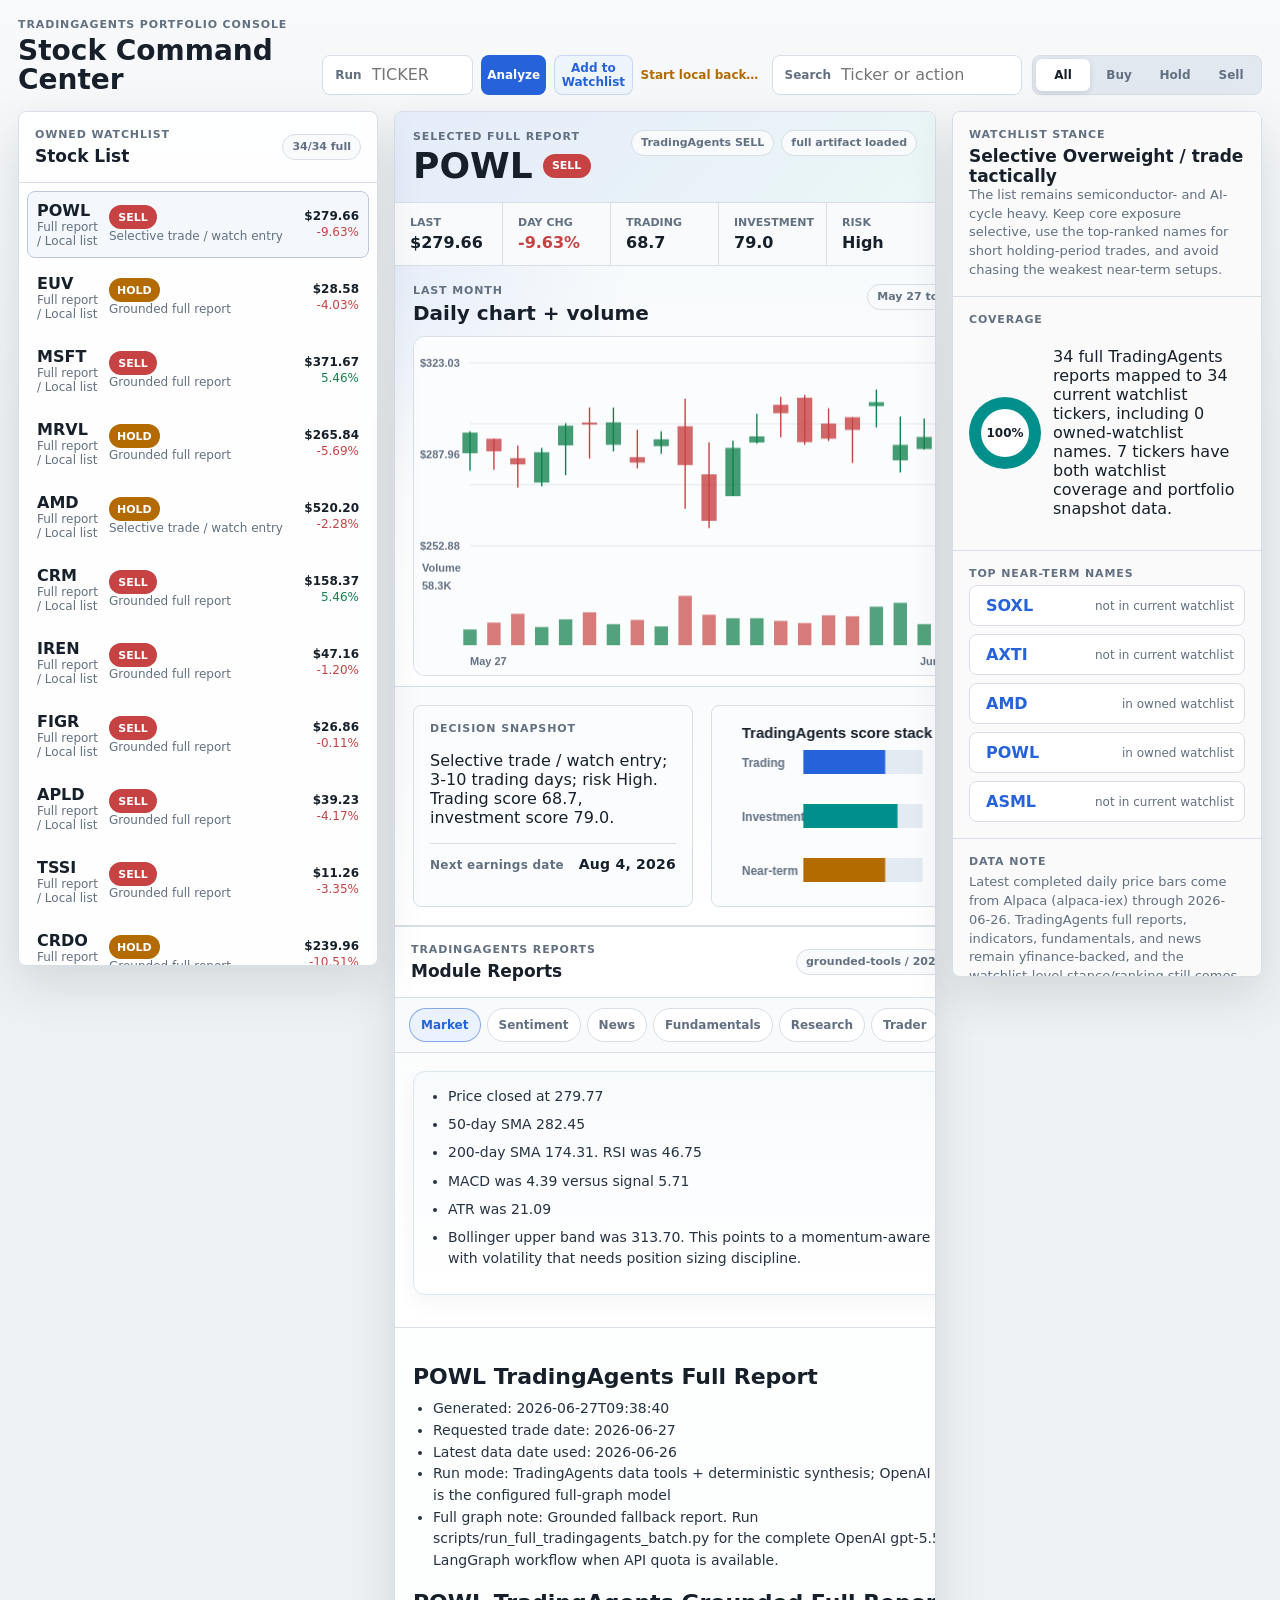
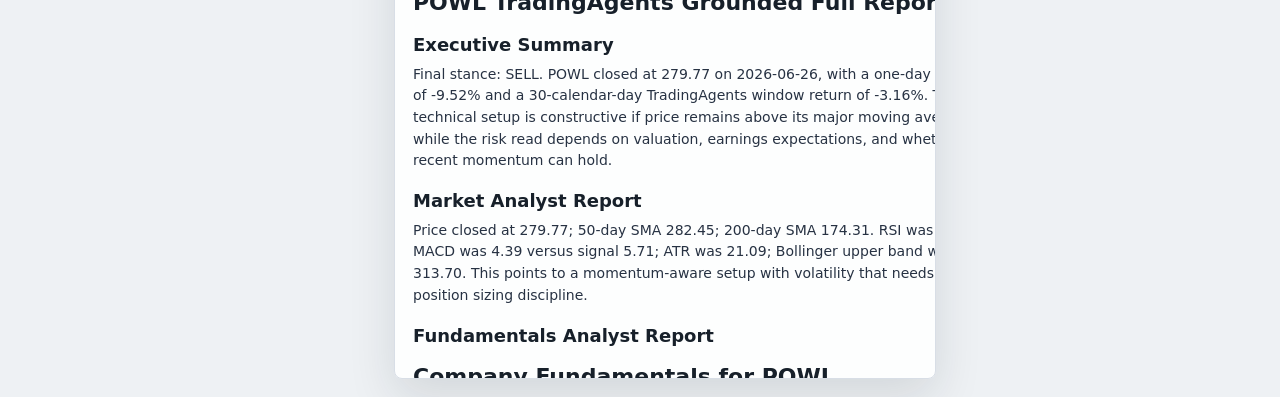
<file: index.html>
<!doctype html>
<html lang="en">
  <head>
    <meta charset="utf-8" />
    <meta name="viewport" content="width=device-width, initial-scale=1" />
    <title>TradingAgents Stock Command Center</title>
    <link rel="stylesheet" href="styles.css?v=20260627100003" />
  </head>
  <body>
    <div class="app-shell">
      <header class="topbar">
        <div>
          <p class="eyebrow">TradingAgents portfolio console</p>
          <h1>Stock Command Center</h1>
        </div>
        <div class="topbar-actions" aria-label="Dashboard controls">
          <form id="tickerRunner" class="ticker-runner" aria-label="Run TradingAgents ticker report">
            <label>
              <span>Run</span>
              <input id="runnerSymbol" type="text" inputmode="latin" autocomplete="off" placeholder="Ticker" maxlength="15" />
            </label>
            <button id="runnerButton" type="submit">Analyze</button>
            <button id="watchlistButton" type="button">Add to Watchlist</button>
            <span id="runnerStatus" class="runner-status" aria-live="polite">Backend check pending</span>
          </form>
          <label class="search-box">
            <span>Search</span>
            <input id="stockSearch" type="search" placeholder="Ticker or action" />
          </label>
          <div class="segmented" role="group" aria-label="Filter stocks">
            <button class="segmented-button active" data-filter="all" type="button">All</button>
            <button class="segmented-button" data-filter="buy" type="button">Buy</button>
            <button class="segmented-button" data-filter="hold" type="button">Hold</button>
            <button class="segmented-button" data-filter="sell" type="button">Sell</button>
          </div>
        </div>
      </header>

      <main class="dashboard-grid">
        <aside class="watchlist-panel" aria-label="Owned watchlist">
          <div class="panel-heading">
            <div>
              <p class="eyebrow">Owned watchlist</p>
              <h2>Stock List</h2>
            </div>
            <span id="coverageBadge" class="coverage-badge"></span>
          </div>
          <div id="watchlist" class="watchlist" role="listbox" aria-label="Selectable stocks"></div>
        </aside>

        <section class="primary-panel" aria-live="polite">
          <section class="report-panel">
            <div class="report-topline">
              <div>
                <p class="eyebrow">Selected full report</p>
                <div class="ticker-line">
                  <h2 id="selectedTicker">--</h2>
                  <span id="selectedFlag" class="flag-pill">HOLD</span>
                </div>
              </div>
              <div class="source-stack">
                <span id="sourceBadge" class="source-badge"></span>
                <span id="reportPath" class="path-chip"></span>
              </div>
            </div>

            <div class="metric-strip">
              <div class="metric">
                <span>Last</span>
                <strong id="metricLast">--</strong>
              </div>
              <div class="metric">
                <span>Day Chg</span>
                <strong id="metricChange">--</strong>
              </div>
              <div class="metric">
                <span>Trading</span>
                <strong id="metricTrading">--</strong>
              </div>
              <div class="metric">
                <span>Investment</span>
                <strong id="metricInvestment">--</strong>
              </div>
              <div class="metric">
                <span>Risk</span>
                <strong id="metricRisk">--</strong>
              </div>
            </div>

            <div class="report-layout">
              <section class="chart-panel" aria-label="Recent price chart">
                <div class="chart-panel-head">
                  <div>
                    <p class="eyebrow">Last month</p>
                    <h3>Daily chart + volume</h3>
                  </div>
                  <span id="chartRange" class="path-chip">--</span>
                </div>
                <canvas id="priceChartCanvas" width="1280" height="340" aria-label="Daily price and volume chart"></canvas>
              </section>
              <div class="report-summary-grid">
                <div class="decision-card">
                  <p class="eyebrow">Decision snapshot</p>
                  <p id="decisionText"></p>
                  <div class="decision-meta">
                    <span>Next earnings date</span>
                    <strong id="decisionNextEarnings">--</strong>
                  </div>
                </div>
                <div class="score-canvas-wrap">
                  <canvas id="scoreCanvas" width="720" height="180" aria-label="TradingAgents score bars"></canvas>
                </div>
              </div>
              <section class="module-panel inline-module-panel">
                <div class="panel-heading">
                  <div>
                    <p class="eyebrow">TradingAgents reports</p>
                    <h2>Module Reports</h2>
                  </div>
                  <span id="moduleStatus" class="path-chip"></span>
                </div>
                <div id="moduleTabs" class="module-tabs" role="tablist"></div>
                <article id="moduleContent" class="markdown-body module-content"></article>
              </section>
              <article id="fullReport" class="markdown-body"></article>
            </div>
          </section>
        </section>

        <aside class="insight-rail" aria-label="Portfolio intelligence">
          <section class="rail-block">
            <p class="eyebrow">Watchlist stance</p>
            <h2 id="portfolioRating">--</h2>
            <p id="portfolioDecision" class="muted-copy"></p>
          </section>
          <section class="rail-block">
            <p class="eyebrow">Coverage</p>
            <div class="donut-row">
              <div class="donut" id="coverageDonut"><span></span></div>
              <p id="coverageText"></p>
            </div>
          </section>
          <section class="rail-block">
            <p class="eyebrow">Top near-term names</p>
            <div id="topNames" class="top-names"></div>
          </section>
          <section class="rail-block">
            <p class="eyebrow">Data note</p>
            <p id="dataNote" class="muted-copy"></p>
          </section>
        </aside>
      </main>
    </div>

    <script src="data/dashboard-data.js?v=20260627100003"></script>
    <script src="app.js?v=20260627100003"></script>
  </body>
</html>
</file>
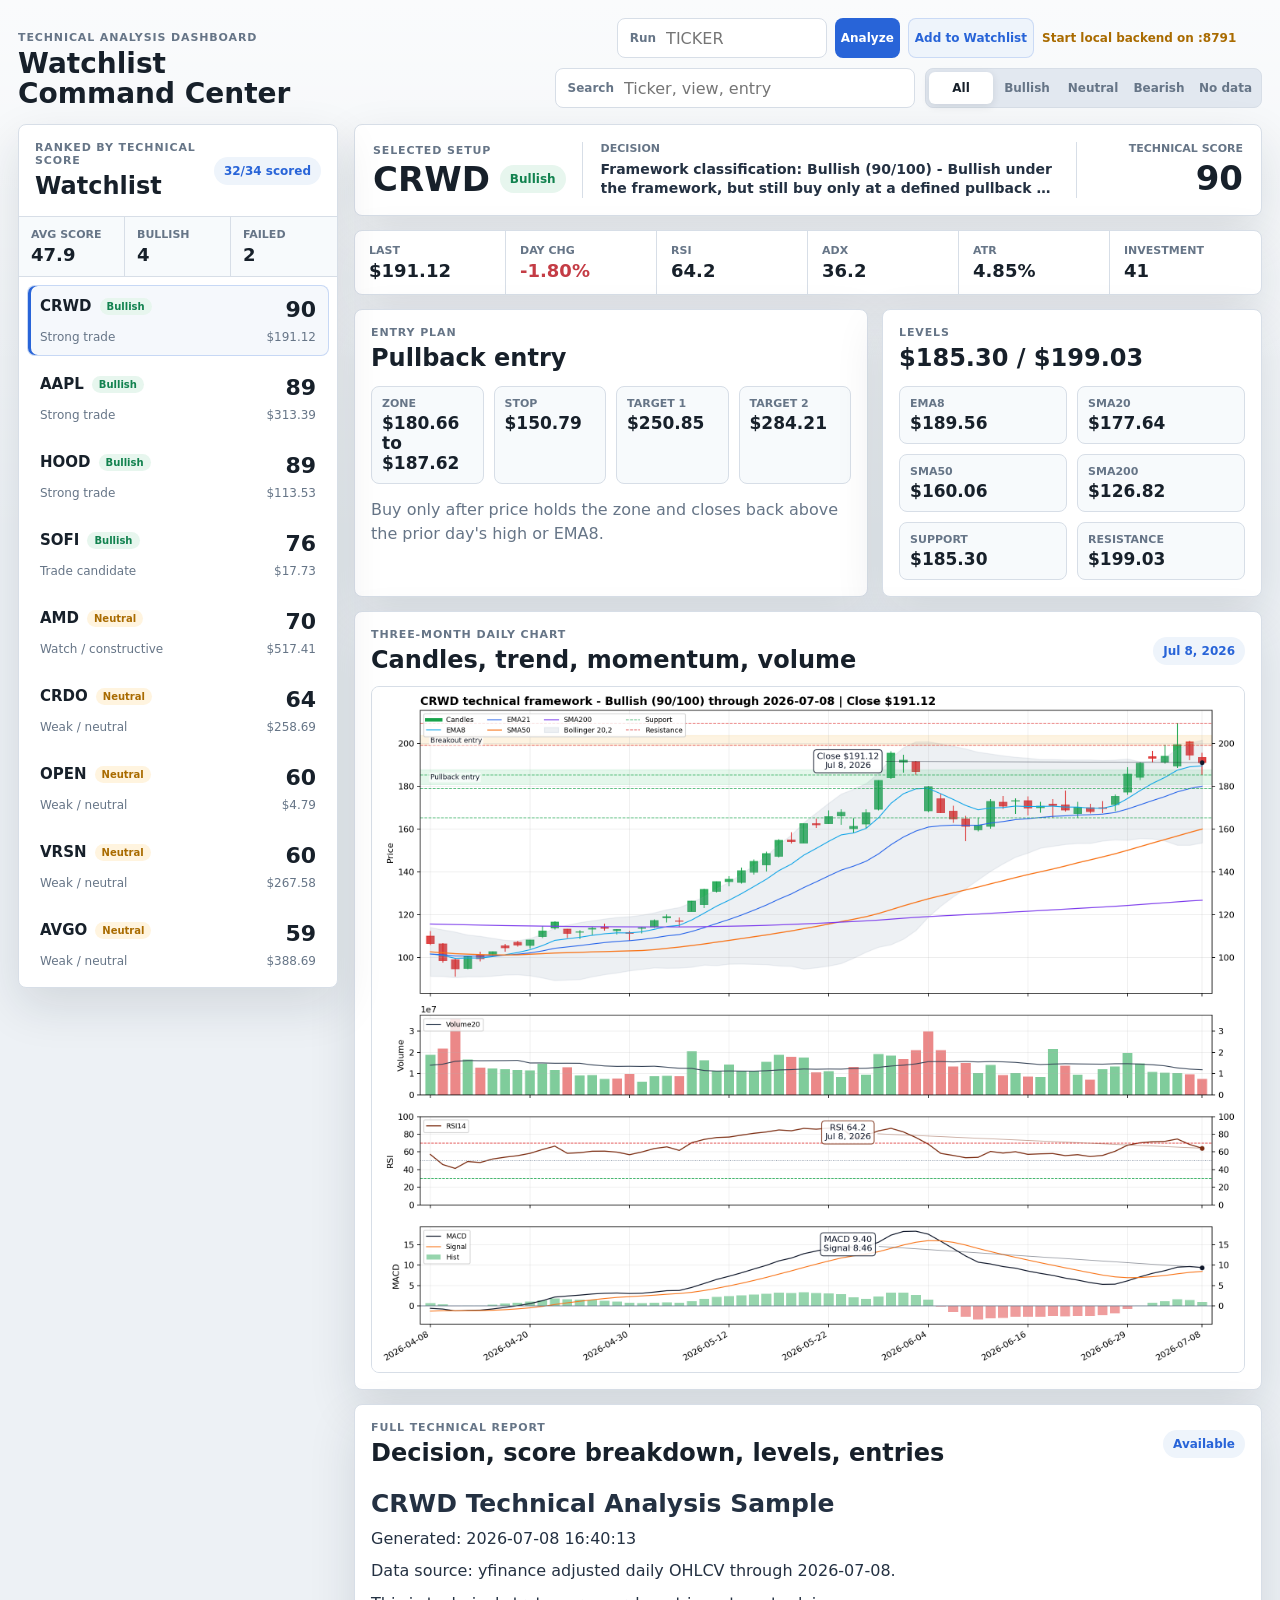
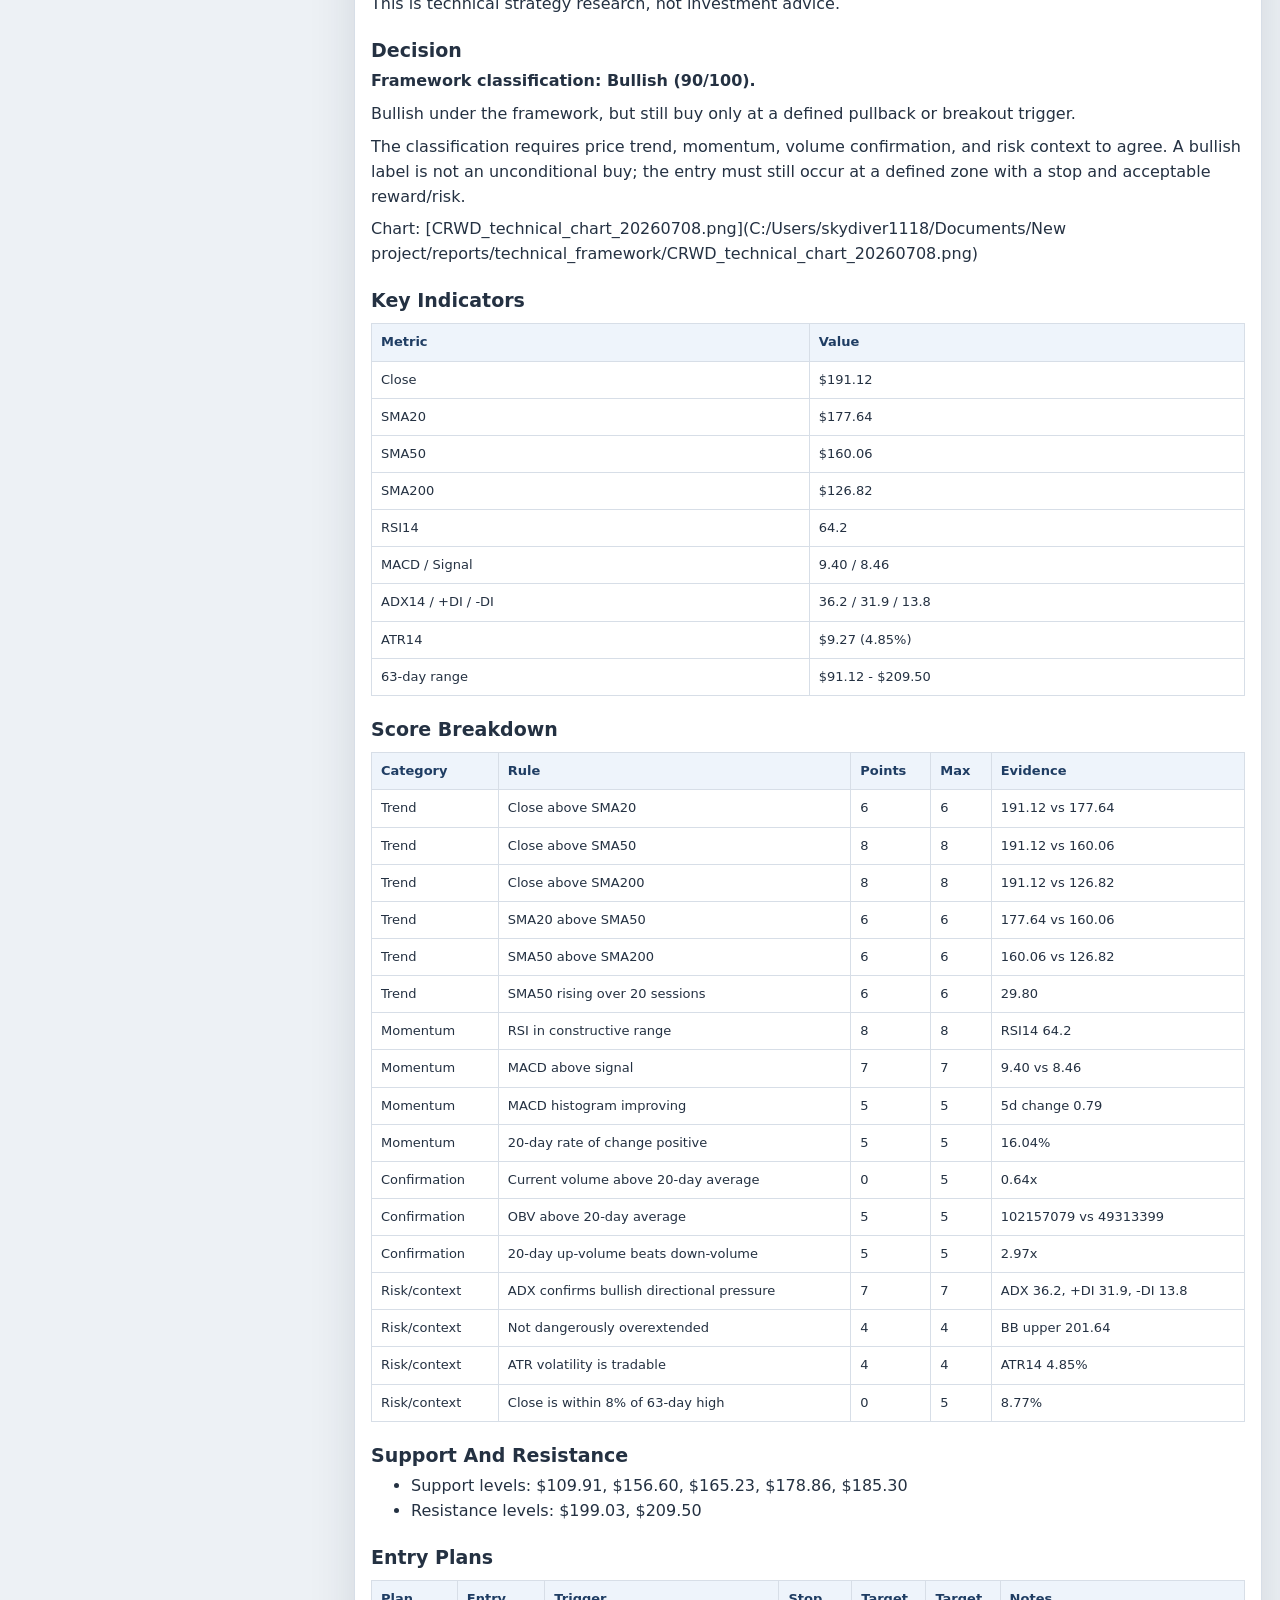
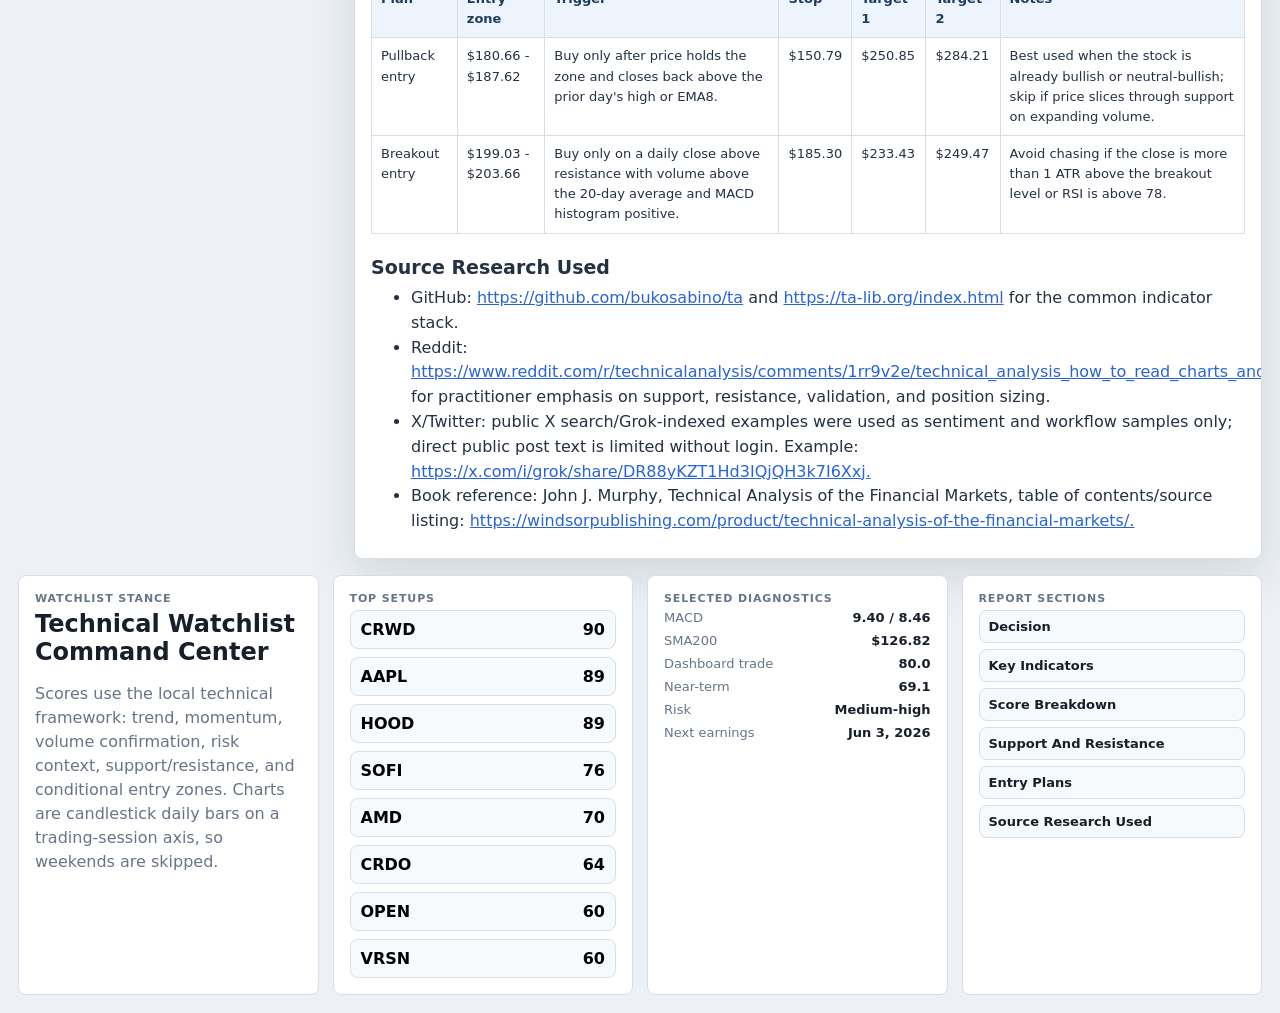
<file: technical-analysis/index.html>
<!doctype html>
<html lang="en">
  <head>
    <meta charset="utf-8" />
    <meta name="viewport" content="width=device-width, initial-scale=1" />
    <title>Technical Analysis Command Center</title>
    <link rel="stylesheet" href="styles.css?v=20260708164039" />
  </head>
  <body>
    <div class="app-shell">
      <header class="topbar">
        <div>
          <p class="eyebrow">Technical analysis dashboard</p>
          <h1>Watchlist Command Center</h1>
        </div>
        <div class="topbar-actions">
          <form id="tickerRunner" class="ticker-runner" aria-label="Run technical analysis ticker report">
            <label>
              <span>Run</span>
              <input id="runnerSymbol" type="text" inputmode="latin" autocomplete="off" placeholder="Ticker" maxlength="15" />
            </label>
            <button id="runnerButton" type="submit">Analyze</button>
            <button id="watchlistButton" type="button">Add to Watchlist</button>
            <span id="runnerStatus" class="runner-status" aria-live="polite">Backend check pending</span>
          </form>
          <label class="search-box">
            <span>Search</span>
            <input id="stockSearch" type="search" placeholder="Ticker, view, entry" />
          </label>
          <div class="segmented" role="group" aria-label="Filter stocks">
            <button class="segmented-button active" data-filter="all" type="button">All</button>
            <button class="segmented-button" data-filter="Bullish" type="button">Bullish</button>
            <button class="segmented-button" data-filter="Neutral" type="button">Neutral</button>
            <button class="segmented-button" data-filter="Bearish" type="button">Bearish</button>
            <button class="segmented-button" data-filter="failed" type="button">No data</button>
          </div>
        </div>
      </header>

      <main class="dashboard-grid">
        <aside class="watchlist-panel" aria-label="Technical watchlist">
          <div class="panel-heading">
            <div>
              <p class="eyebrow">Ranked by technical score</p>
              <h2>Watchlist</h2>
            </div>
            <span id="coverageBadge" class="coverage-badge"></span>
          </div>
          <div class="summary-strip">
            <div>
              <span>Avg Score</span>
              <strong id="avgScore">--</strong>
            </div>
            <div>
              <span>Bullish</span>
              <strong id="bullishCount">--</strong>
            </div>
            <div>
              <span>Failed</span>
              <strong id="failedCount">--</strong>
            </div>
          </div>
          <div id="watchlist" class="watchlist" role="listbox" aria-label="Selectable stocks"></div>
        </aside>

        <section class="primary-panel" aria-live="polite">
          <section class="hero-panel">
            <div class="ticker-block">
              <p class="eyebrow">Selected setup</p>
              <div class="ticker-line">
                <h2 id="selectedTicker">--</h2>
                <span id="selectedLabel" class="status-pill">--</span>
              </div>
            </div>
            <div class="decision-block">
              <span>Decision</span>
              <p id="topDecision">--</p>
            </div>
            <div class="score-block">
              <span>Technical Score</span>
              <strong id="selectedScore">--</strong>
            </div>
          </section>

          <section class="metric-strip" aria-label="Selected stock metrics">
            <div class="metric">
              <span>Last</span>
              <strong id="metricLast">--</strong>
            </div>
            <div class="metric">
              <span>Day Chg</span>
              <strong id="metricChange">--</strong>
            </div>
            <div class="metric">
              <span>RSI</span>
              <strong id="metricRsi">--</strong>
            </div>
            <div class="metric">
              <span>ADX</span>
              <strong id="metricAdx">--</strong>
            </div>
            <div class="metric">
              <span>ATR</span>
              <strong id="metricAtr">--</strong>
            </div>
            <div class="metric">
              <span>Investment</span>
              <strong id="metricInvestment">--</strong>
            </div>
          </section>

          <section class="setup-grid">
            <article class="setup-panel">
              <p class="eyebrow">Entry plan</p>
              <h2 id="entryPlan">--</h2>
              <dl class="setup-list">
                <div>
                  <dt>Zone</dt>
                  <dd id="entryZone">--</dd>
                </div>
                <div>
                  <dt>Stop</dt>
                  <dd id="entryStop">--</dd>
                </div>
                <div>
                  <dt>Target 1</dt>
                  <dd id="entryTarget1">--</dd>
                </div>
                <div>
                  <dt>Target 2</dt>
                  <dd id="entryTarget2">--</dd>
                </div>
              </dl>
              <p id="entryTrigger" class="trigger-copy"></p>
            </article>
            <article class="setup-panel">
              <p class="eyebrow">Levels</p>
              <h2 id="levelHeadline">--</h2>
              <dl class="setup-list two-col">
                <div>
                  <dt>EMA8</dt>
                  <dd id="ema8">--</dd>
                </div>
                <div>
                  <dt>SMA20</dt>
                  <dd id="sma20">--</dd>
                </div>
                <div>
                  <dt>SMA50</dt>
                  <dd id="sma50">--</dd>
                </div>
                <div>
                  <dt>SMA200</dt>
                  <dd id="sma200">--</dd>
                </div>
                <div>
                  <dt>Support</dt>
                  <dd id="support">--</dd>
                </div>
                <div>
                  <dt>Resistance</dt>
                  <dd id="resistance">--</dd>
                </div>
              </dl>
            </article>
          </section>

          <section class="chart-section" aria-label="Technical chart">
            <div class="section-head">
              <div>
                <p class="eyebrow">Three-month daily chart</p>
                <h2>Candles, trend, momentum, volume</h2>
              </div>
              <span id="chartDate" class="path-chip">--</span>
            </div>
            <div id="chartFrame" class="chart-frame"></div>
          </section>

          <section class="report-section">
            <div class="section-head">
              <div>
                <p class="eyebrow">Full technical report</p>
                <h2>Decision, score breakdown, levels, entries</h2>
              </div>
              <span id="reportStatus" class="path-chip">--</span>
            </div>
            <article id="fullReport" class="markdown-body"></article>
          </section>
        </section>

        <aside class="insight-rail" aria-label="Technical context">
          <section class="rail-block">
            <p class="eyebrow">Watchlist stance</p>
            <h2 id="stanceTitle">--</h2>
            <p id="dataNote" class="muted-copy"></p>
          </section>
          <section class="rail-block">
            <p class="eyebrow">Top setups</p>
            <div id="topNames" class="top-names"></div>
          </section>
          <section class="rail-block">
            <p class="eyebrow">Selected diagnostics</p>
            <div id="diagnostics" class="diagnostics"></div>
          </section>
          <section class="rail-block">
            <p class="eyebrow">Report sections</p>
            <nav id="reportNav" class="report-nav" aria-label="Report sections"></nav>
          </section>
        </aside>
      </main>
    </div>

    <script src="data/dashboard-data.js?v=20260708164039"></script>
    <script src="app.js?v=20260708164039"></script>
  </body>
</html>
</file>
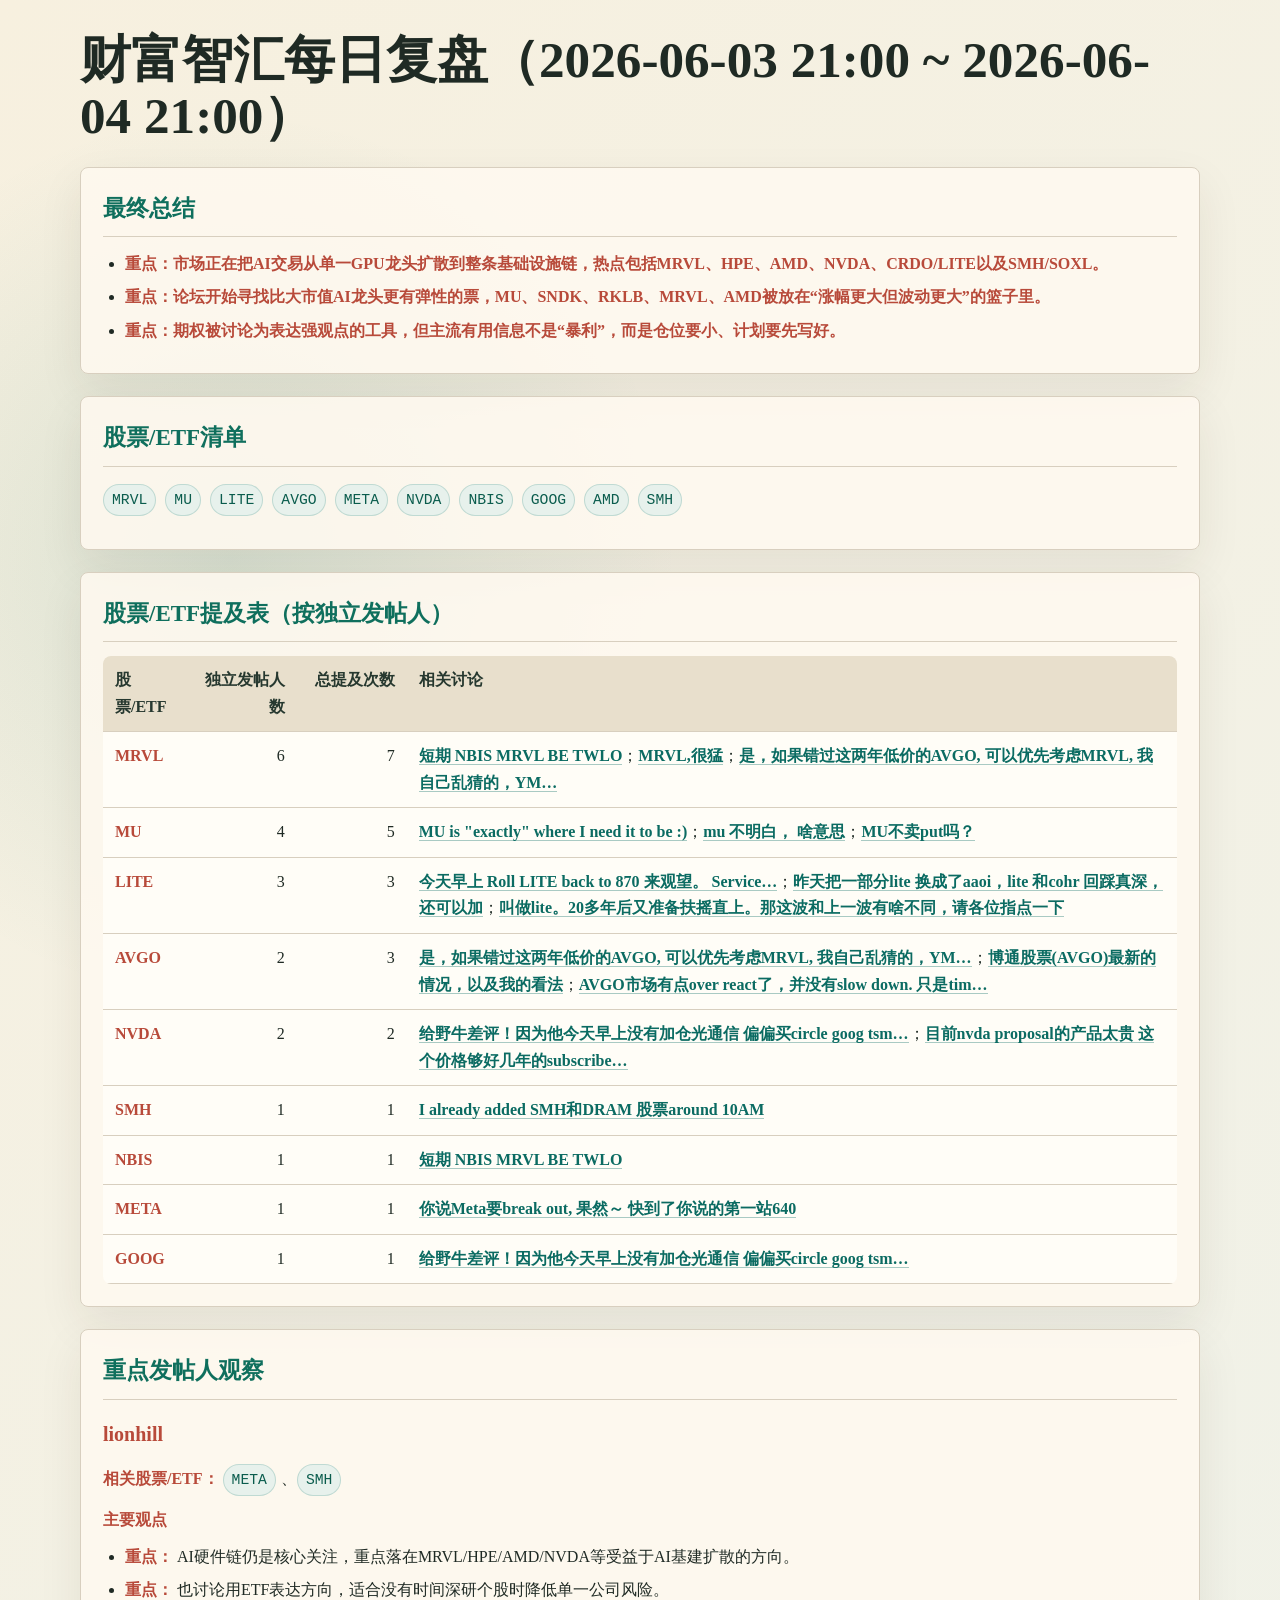
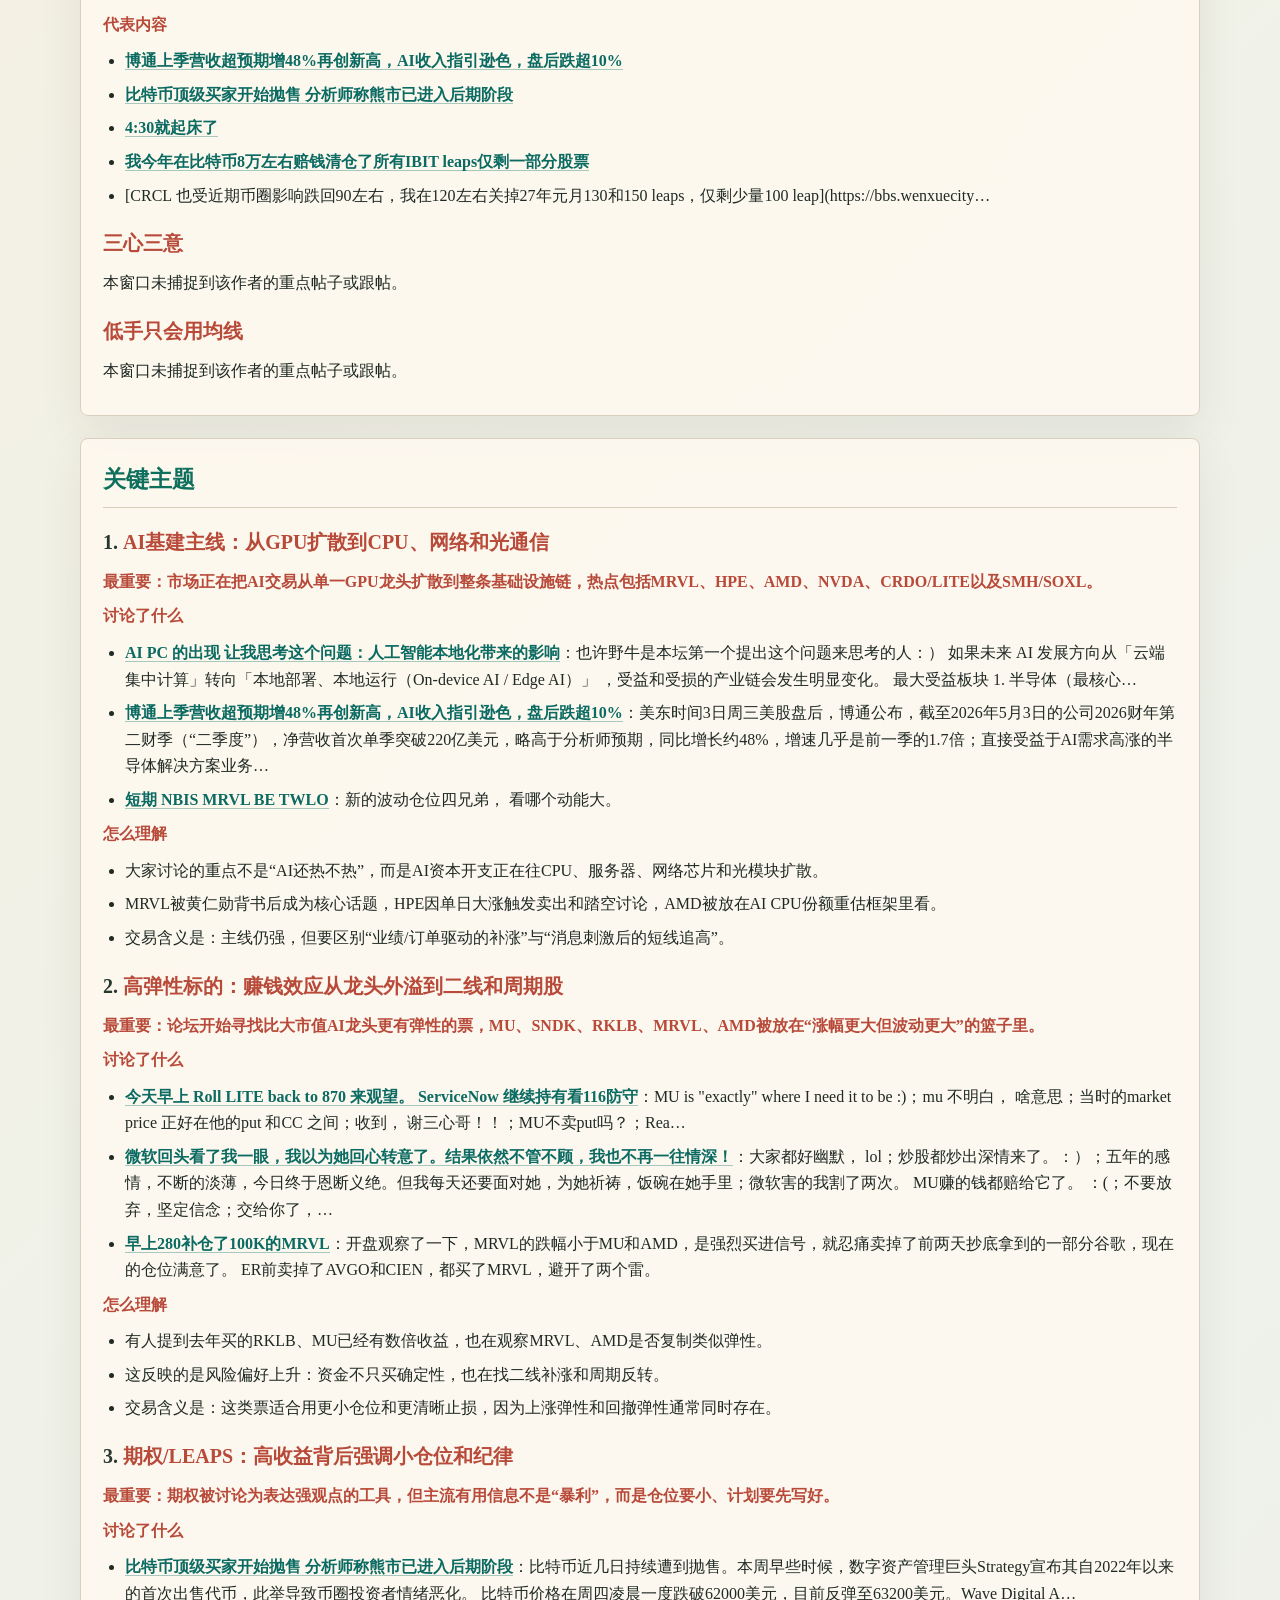
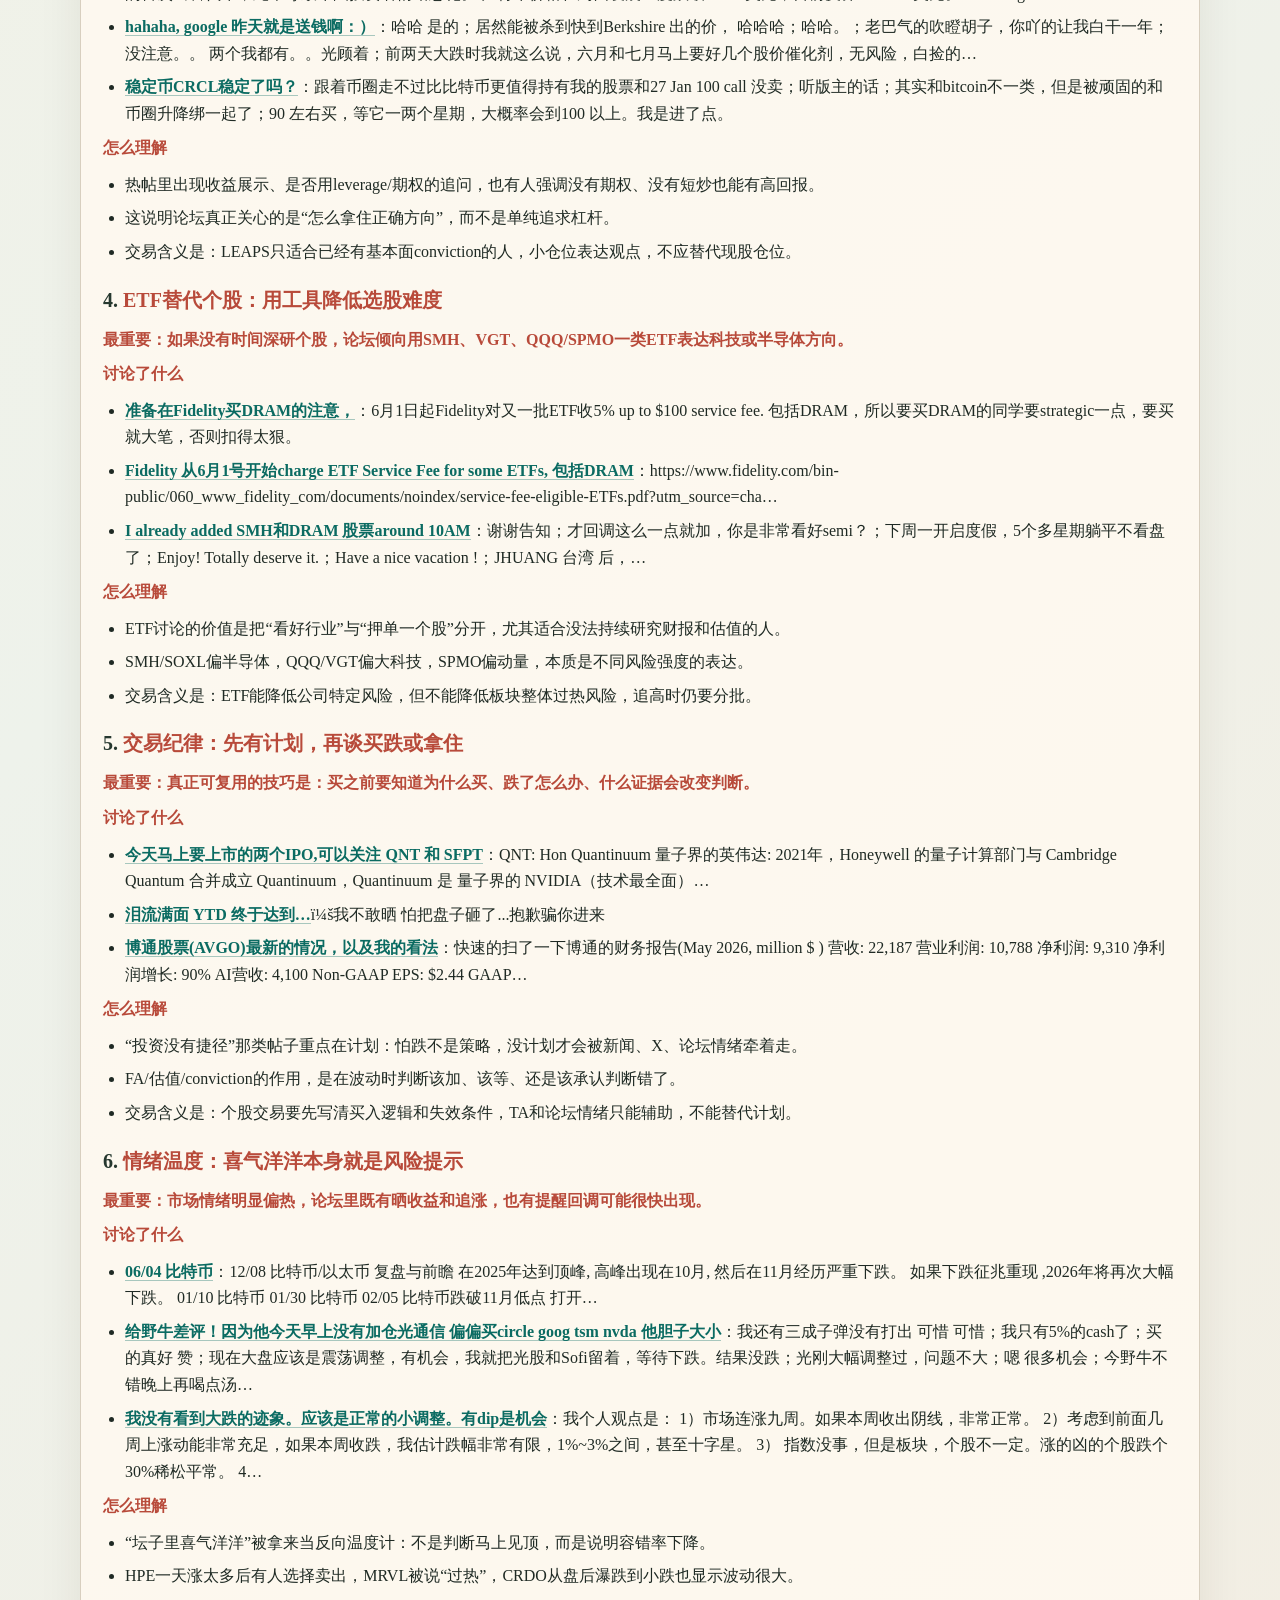
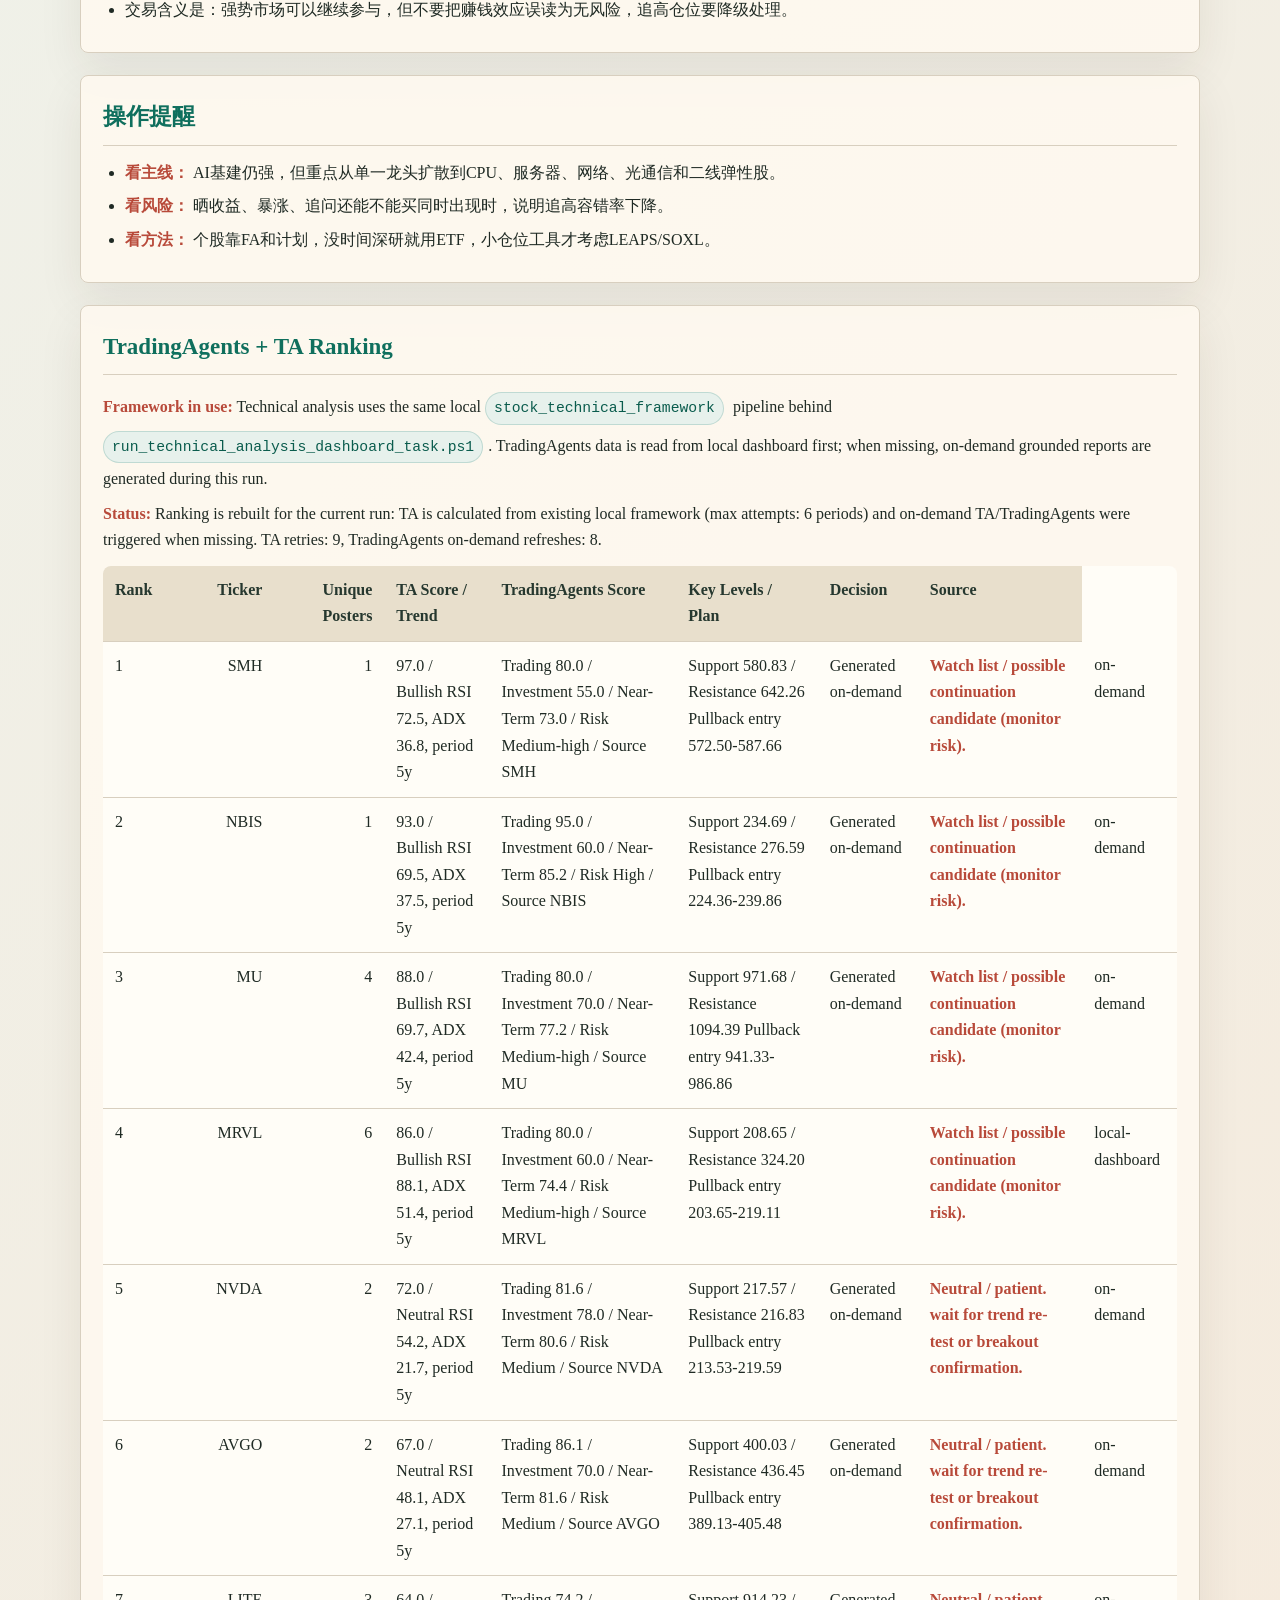
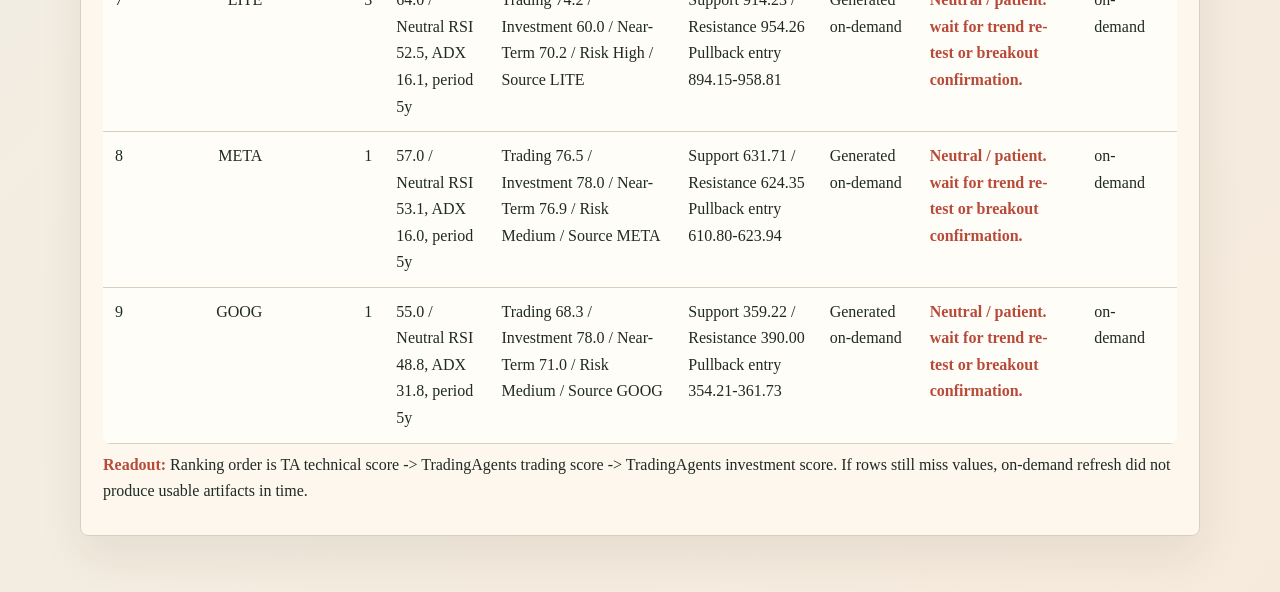
<file: wxh-cfzh/index.html>
<!doctype html>
<html lang="zh-CN">
<head>
  <meta charset="utf-8">
  <meta name="viewport" content="width=device-width, initial-scale=1">
  <title>财富智汇每日复盘</title>
  <style>
    :root {
      --bg: #f5f1e8;
      --ink: #1f2a24;
      --muted: #68746c;
      --line: #d8cfbf;
      --card: #fffaf0;
      --accent: #0f6f5d;
      --accent-2: #b84a3a;
      --chip: #e7f1ec;
    }
    * { box-sizing: border-box; }
    body {
      margin: 0;
      color: var(--ink);
      background:
        radial-gradient(circle at 18% 8%, rgba(15, 111, 93, .12), transparent 28rem),
        linear-gradient(135deg, #f7f0df 0%, #eef2eb 48%, #f6eadc 100%);
      font-family: "Noto Serif SC", "Microsoft YaHei", "PingFang SC", Georgia, serif;
      line-height: 1.66;
    }
    main {
      width: min(1120px, calc(100vw - 32px));
      margin: 32px auto 56px;
    }
    h1 {
      margin: 0 0 18px;
      font-size: clamp(30px, 4vw, 52px);
      line-height: 1.1;
      letter-spacing: 0;
    }
    section {
      margin: 22px 0;
      padding: 22px;
      background: rgba(255, 250, 240, .86);
      border: 1px solid var(--line);
      border-radius: 8px;
      box-shadow: 0 18px 45px rgba(54, 43, 28, .08);
    }
    h2 {
      margin: 0 0 14px;
      color: var(--accent);
      font-size: 23px;
      border-bottom: 1px solid var(--line);
      padding-bottom: 8px;
    }
    h3 {
      margin: 18px 0 10px;
      font-size: 20px;
      color: #26382f;
    }
    p { margin: 8px 0; }
    ul {
      margin: 10px 0 0;
      padding-left: 22px;
    }
    li { margin: 7px 0; }
    strong {
      color: var(--accent-2);
      font-weight: 800;
    }
    a {
      color: #0b6b62;
      font-weight: 700;
      text-decoration: none;
      border-bottom: 1px solid rgba(11, 107, 98, .35);
    }
    a:hover {
      color: #084f49;
      border-bottom-color: currentColor;
    }
    code {
      display: inline-block;
      margin: 3px 5px 3px 0;
      padding: 3px 8px;
      border-radius: 999px;
      background: var(--chip);
      color: #0a5c4d;
      font-family: "Cascadia Mono", Consolas, monospace;
      font-size: .92em;
      border: 1px solid rgba(15, 111, 93, .18);
    }
    table {
      width: 100%;
      border-collapse: collapse;
      margin-top: 12px;
      overflow: hidden;
      border-radius: 8px;
      background: #fffdf7;
    }
    th, td {
      padding: 11px 12px;
      border-bottom: 1px solid var(--line);
      vertical-align: top;
      text-align: left;
    }
    th {
      background: #e8dfcc;
      color: #26382f;
      font-weight: 800;
    }
    td:nth-child(2), td:nth-child(3), th:nth-child(2), th:nth-child(3) {
      text-align: right;
      width: 110px;
    }
    @media (max-width: 720px) {
      main { width: min(100vw - 20px, 1120px); margin-top: 18px; }
      section { padding: 16px; }
      table { display: block; overflow-x: auto; white-space: nowrap; }
      h1 { font-size: 30px; }
    }
  </style>
</head>
<body>
  <main>
    <h1>财富智汇每日复盘（2026-06-03 21:00 ~ 2026-06-04 21:00）</h1>
<section><h2>最终总结</h2>
<ul>
<li><strong>重点：市场正在把AI交易从单一GPU龙头扩散到整条基础设施链，热点包括MRVL、HPE、AMD、NVDA、CRDO/LITE以及SMH/SOXL。</strong></li>
<li><strong>重点：论坛开始寻找比大市值AI龙头更有弹性的票，MU、SNDK、RKLB、MRVL、AMD被放在“涨幅更大但波动更大”的篮子里。</strong></li>
<li><strong>重点：期权被讨论为表达强观点的工具，但主流有用信息不是“暴利”，而是仓位要小、计划要先写好。</strong></li>
</ul>
</section>
<section><h2>股票/ETF清单</h2>
<p><code>MRVL</code>  <code>MU</code>  <code>LITE</code>  <code>AVGO</code>  <code>META</code>  <code>NVDA</code>  <code>NBIS</code>  <code>GOOG</code>  <code>AMD</code>  <code>SMH</code></p>
</section>
<section><h2>股票/ETF提及表（按独立发帖人）</h2>
<table><tr><th>股票/ETF</th><th>独立发帖人数</th><th>总提及次数</th><th>相关讨论</th></tr><tr><td><strong>MRVL</strong></td><td>6</td><td>7</td><td><a href="https://bbs.wenxuecity.com/cfzh/86505.html" target="_blank" rel="noopener noreferrer">短期 NBIS MRVL BE TWLO</a>；<a href="https://bbs.wenxuecity.com/cfzh/86511.html" target="_blank" rel="noopener noreferrer">MRVL,很猛</a>；<a href="https://bbs.wenxuecity.com/cfzh/86529.html" target="_blank" rel="noopener noreferrer">是，如果错过这两年低价的AVGO, 可以优先考虑MRVL, 我自己乱猜的，YM…</a></td></tr><tr><td><strong>MU</strong></td><td>4</td><td>5</td><td><a href="https://bbs.wenxuecity.com/cfzh/86385.html" target="_blank" rel="noopener noreferrer">MU is &quot;exactly&quot; where I need it to be :)</a>；<a href="https://bbs.wenxuecity.com/cfzh/86387.html" target="_blank" rel="noopener noreferrer">mu 不明白， 啥意思</a>；<a href="https://bbs.wenxuecity.com/cfzh/86390.html" target="_blank" rel="noopener noreferrer">MU不卖put吗？</a></td></tr><tr><td><strong>LITE</strong></td><td>3</td><td>3</td><td><a href="https://bbs.wenxuecity.com/cfzh/86384.html" target="_blank" rel="noopener noreferrer">今天早上 Roll LITE back to 870 来观望。 Service…</a>；<a href="https://bbs.wenxuecity.com/cfzh/86493.html" target="_blank" rel="noopener noreferrer">昨天把一部分lite 换成了aaoi，lite 和cohr 回踩真深，还可以加</a>；<a href="https://bbs.wenxuecity.com/cfzh/86612.html" target="_blank" rel="noopener noreferrer">叫做lite。20多年后又准备扶摇直上。那这波和上一波有啥不同，请各位指点一下</a></td></tr><tr><td><strong>AVGO</strong></td><td>2</td><td>3</td><td><a href="https://bbs.wenxuecity.com/cfzh/86529.html" target="_blank" rel="noopener noreferrer">是，如果错过这两年低价的AVGO, 可以优先考虑MRVL, 我自己乱猜的，YM…</a>；<a href="https://bbs.wenxuecity.com/cfzh/86374.html" target="_blank" rel="noopener noreferrer">博通股票(AVGO)最新的情况，以及我的看法</a>；<a href="https://bbs.wenxuecity.com/cfzh/86552.html" target="_blank" rel="noopener noreferrer">AVGO市场有点over react了，并没有slow down. 只是tim…</a></td></tr><tr><td><strong>NVDA</strong></td><td>2</td><td>2</td><td><a href="https://bbs.wenxuecity.com/cfzh/86512.html" target="_blank" rel="noopener noreferrer">给野牛差评！因为他今天早上没有加仓光通信 偏偏买circle goog tsm…</a>；<a href="https://bbs.wenxuecity.com/cfzh/86348.html" target="_blank" rel="noopener noreferrer">目前nvda proposal的产品太贵 这个价格够好几年的subscribe…</a></td></tr><tr><td><strong>SMH</strong></td><td>1</td><td>1</td><td><a href="https://bbs.wenxuecity.com/cfzh/86418.html" target="_blank" rel="noopener noreferrer">I already added SMH和DRAM 股票around 10AM</a></td></tr><tr><td><strong>NBIS</strong></td><td>1</td><td>1</td><td><a href="https://bbs.wenxuecity.com/cfzh/86505.html" target="_blank" rel="noopener noreferrer">短期 NBIS MRVL BE TWLO</a></td></tr><tr><td><strong>META</strong></td><td>1</td><td>1</td><td><a href="https://bbs.wenxuecity.com/cfzh/86444.html" target="_blank" rel="noopener noreferrer">你说Meta要break out, 果然～ 快到了你说的第一站640</a></td></tr><tr><td><strong>GOOG</strong></td><td>1</td><td>1</td><td><a href="https://bbs.wenxuecity.com/cfzh/86512.html" target="_blank" rel="noopener noreferrer">给野牛差评！因为他今天早上没有加仓光通信 偏偏买circle goog tsm…</a></td></tr></table>
</section>
<section><h2>重点发帖人观察</h2>
<h3><strong>lionhill</strong></h3>
<p><strong>相关股票/ETF：</strong> <code>META</code>、<code>SMH</code></p>
<p><strong>主要观点</strong></p>
<ul>
<li><strong>重点：</strong> AI硬件链仍是核心关注，重点落在MRVL/HPE/AMD/NVDA等受益于AI基建扩散的方向。</li>
<li><strong>重点：</strong> 也讨论用ETF表达方向，适合没有时间深研个股时降低单一公司风险。</li>
</ul>
<p><strong>代表内容</strong></p>
<ul>
<li><a href="https://bbs.wenxuecity.com/cfzh/86340.html" target="_blank" rel="noopener noreferrer">博通上季营收超预期增48%再创新高，AI收入指引逊色，盘后跌超10%</a></li>
<li><a href="https://bbs.wenxuecity.com/cfzh/86343.html" target="_blank" rel="noopener noreferrer">比特币顶级买家开始抛售 分析师称熊市已进入后期阶段</a></li>
<li><a href="https://bbs.wenxuecity.com/cfzh/86344.html" target="_blank" rel="noopener noreferrer">4:30就起床了</a></li>
<li><a href="https://bbs.wenxuecity.com/cfzh/86345.html" target="_blank" rel="noopener noreferrer">我今年在比特币8万左右赔钱清仓了所有IBIT leaps仅剩一部分股票</a></li>
<li>[CRCL 也受近期币圈影响跌回90左右，我在120左右关掉27年元月130和150 leaps，仅剩少量100 leap](https://bbs.wenxuecity…</li>
</ul>
<h3><strong>三心三意</strong></h3>
<p>本窗口未捕捉到该作者的重点帖子或跟帖。</p>
<h3><strong>低手只会用均线</strong></h3>
<p>本窗口未捕捉到该作者的重点帖子或跟帖。</p>
</section>
<section><h2>关键主题</h2>
<h3>1. <strong>AI基建主线：从GPU扩散到CPU、网络和光通信</strong></h3>
<p><strong>最重要：市场正在把AI交易从单一GPU龙头扩散到整条基础设施链，热点包括MRVL、HPE、AMD、NVDA、CRDO/LITE以及SMH/SOXL。</strong></p>
<p><strong>讨论了什么</strong></p>
<ul>
<li><a href="https://bbs.wenxuecity.com/cfzh/86329.html" target="_blank" rel="noopener noreferrer">AI PC 的出现 让我思考这个问题：人工智能本地化带来的影响</a>：也许野牛是本坛第一个提出这个问题来思考的人：） 如果未来 AI 发展方向从「云端集中计算」转向「本地部署、本地运行（On-device AI / Edge AI）」 ，受益和受损的产业链会发生明显变化。 最大受益板块 1. 半导体（最核心…</li>
<li><a href="https://bbs.wenxuecity.com/cfzh/86340.html" target="_blank" rel="noopener noreferrer">博通上季营收超预期增48%再创新高，AI收入指引逊色，盘后跌超10%</a>：美东时间3日周三美股盘后，博通公布，截至2026年5月3日的公司2026财年第二财季（“二季度”），净营收首次单季突破220亿美元，略高于分析师预期，同比增长约48%，增速几乎是前一季的1.7倍；直接受益于AI需求高涨的半导体解决方案业务…</li>
<li><a href="https://bbs.wenxuecity.com/cfzh/86505.html" target="_blank" rel="noopener noreferrer">短期 NBIS MRVL BE TWLO</a>：新的波动仓位四兄弟， 看哪个动能大。</li>
</ul>
<p><strong>怎么理解</strong></p>
<ul>
<li>大家讨论的重点不是“AI还热不热”，而是AI资本开支正在往CPU、服务器、网络芯片和光模块扩散。</li>
<li>MRVL被黄仁勋背书后成为核心话题，HPE因单日大涨触发卖出和踏空讨论，AMD被放在AI CPU份额重估框架里看。</li>
<li>交易含义是：主线仍强，但要区别“业绩/订单驱动的补涨”与“消息刺激后的短线追高”。</li>
</ul>
<h3>2. <strong>高弹性标的：赚钱效应从龙头外溢到二线和周期股</strong></h3>
<p><strong>最重要：论坛开始寻找比大市值AI龙头更有弹性的票，MU、SNDK、RKLB、MRVL、AMD被放在“涨幅更大但波动更大”的篮子里。</strong></p>
<p><strong>讨论了什么</strong></p>
<ul>
<li><a href="https://bbs.wenxuecity.com/cfzh/86384.html" target="_blank" rel="noopener noreferrer">今天早上 Roll LITE back to 870 来观望。 ServiceNow 继续持有看116防守</a>：MU is &quot;exactly&quot; where I need it to be :)；mu 不明白， 啥意思；当时的market price 正好在他的put 和CC 之间；收到， 谢三心哥！！；MU不卖put吗？；Rea…</li>
<li><a href="https://bbs.wenxuecity.com/cfzh/86502.html" target="_blank" rel="noopener noreferrer">微软回头看了我一眼，我以为她回心转意了。结果依然不管不顾，我也不再一往情深！</a>：大家都好幽默， lol；炒股都炒出深情来了。：）；五年的感情，不断的淡薄，今日终于恩断义绝。但我每天还要面对她，为她祈祷，饭碗在她手里；微软害的我割了两次。 MU赚的钱都赔给它了。 ：(；不要放弃，坚定信念；交给你了，…</li>
<li><a href="https://bbs.wenxuecity.com/cfzh/86433.html" target="_blank" rel="noopener noreferrer">早上280补仓了100K的MRVL</a>：开盘观察了一下，MRVL的跌幅小于MU和AMD，是强烈买进信号，就忍痛卖掉了前两天抄底拿到的一部分谷歌，现在的仓位满意了。 ER前卖掉了AVGO和CIEN，都买了MRVL，避开了两个雷。</li>
</ul>
<p><strong>怎么理解</strong></p>
<ul>
<li>有人提到去年买的RKLB、MU已经有数倍收益，也在观察MRVL、AMD是否复制类似弹性。</li>
<li>这反映的是风险偏好上升：资金不只买确定性，也在找二线补涨和周期反转。</li>
<li>交易含义是：这类票适合用更小仓位和更清晰止损，因为上涨弹性和回撤弹性通常同时存在。</li>
</ul>
<h3>3. <strong>期权/LEAPS：高收益背后强调小仓位和纪律</strong></h3>
<p><strong>最重要：期权被讨论为表达强观点的工具，但主流有用信息不是“暴利”，而是仓位要小、计划要先写好。</strong></p>
<p><strong>讨论了什么</strong></p>
<ul>
<li><a href="https://bbs.wenxuecity.com/cfzh/86343.html" target="_blank" rel="noopener noreferrer">比特币顶级买家开始抛售 分析师称熊市已进入后期阶段</a>：比特币近几日持续遭到抛售。本周早些时候，数字资产管理巨头Strategy宣布其自2022年以来的首次出售代币，此举导致币圈投资者情绪恶化。 比特币价格在周四凌晨一度跌破62000美元，目前反弹至63200美元。Wave Digital A…</li>
<li><a href="https://bbs.wenxuecity.com/cfzh/86463.html" target="_blank" rel="noopener noreferrer">hahaha, google 昨天就是送钱啊：）</a>：哈哈 是的；居然能被杀到快到Berkshire 出的价， 哈哈哈；哈哈。；老巴气的吹瞪胡子，你吖的让我白干一年；没注意。。 两个我都有。。光顾着；前两天大跌时我就这么说，六月和七月马上要好几个股价催化剂，无风险，白捡的…</li>
<li><a href="https://bbs.wenxuecity.com/cfzh/86455.html" target="_blank" rel="noopener noreferrer">稳定币CRCL稳定了吗？</a>：跟着币圈走不过比比特币更值得持有我的股票和27 Jan 100 call 没卖；听版主的话；其实和bitcoin不一类，但是被顽固的和币圈升降绑一起了；90 左右买，等它一两个星期，大概率会到100 以上。我是进了点。</li>
</ul>
<p><strong>怎么理解</strong></p>
<ul>
<li>热帖里出现收益展示、是否用leverage/期权的追问，也有人强调没有期权、没有短炒也能有高回报。</li>
<li>这说明论坛真正关心的是“怎么拿住正确方向”，而不是单纯追求杠杆。</li>
<li>交易含义是：LEAPS只适合已经有基本面conviction的人，小仓位表达观点，不应替代现股仓位。</li>
</ul>
<h3>4. <strong>ETF替代个股：用工具降低选股难度</strong></h3>
<p><strong>最重要：如果没有时间深研个股，论坛倾向用SMH、VGT、QQQ/SPMO一类ETF表达科技或半导体方向。</strong></p>
<p><strong>讨论了什么</strong></p>
<ul>
<li><a href="https://bbs.wenxuecity.com/cfzh/86558.html" target="_blank" rel="noopener noreferrer">准备在Fidelity买DRAM的注意，</a>：6月1日起Fidelity对又一批ETF收5% up to $100 service fee. 包括DRAM，所以要买DRAM的同学要strategic一点，要买就大笔，否则扣得太狠。</li>
<li><a href="https://bbs.wenxuecity.com/cfzh/86354.html" target="_blank" rel="noopener noreferrer">Fidelity 从6月1号开始charge ETF Service Fee for some ETFs, 包括DRAM</a>：https://www.fidelity.com/bin-public/060_www_fidelity_com/documents/noindex/service-fee-eligible-ETFs.pdf?utm_source=cha…</li>
<li><a href="https://bbs.wenxuecity.com/cfzh/86418.html" target="_blank" rel="noopener noreferrer">I already added SMH和DRAM 股票around 10AM</a>：谢谢告知；才回调这么一点就加，你是非常看好semi？；下周一开启度假，5个多星期躺平不看盘了；Enjoy! Totally deserve it.；Have a nice vacation !；JHUANG 台湾 后，…</li>
</ul>
<p><strong>怎么理解</strong></p>
<ul>
<li>ETF讨论的价值是把“看好行业”与“押单一个股”分开，尤其适合没法持续研究财报和估值的人。</li>
<li>SMH/SOXL偏半导体，QQQ/VGT偏大科技，SPMO偏动量，本质是不同风险强度的表达。</li>
<li>交易含义是：ETF能降低公司特定风险，但不能降低板块整体过热风险，追高时仍要分批。</li>
</ul>
<h3>5. <strong>交易纪律：先有计划，再谈买跌或拿住</strong></h3>
<p><strong>最重要：真正可复用的技巧是：买之前要知道为什么买、跌了怎么办、什么证据会改变判断。</strong></p>
<p><strong>讨论了什么</strong></p>
<ul>
<li><a href="https://bbs.wenxuecity.com/cfzh/86445.html" target="_blank" rel="noopener noreferrer">今天马上要上市的两个IPO,可以关注 QNT 和 SFPT</a>：QNT: Hon Quantinuum 量子界的英伟达: 2021年，Honeywell 的量子计算部门与 Cambridge Quantum 合并成立 Quantinuum，Quantinuum 是 量子界的 NVIDIA（技术最全面）…</li>
<li><a href="https://bbs.wenxuecity.com/cfzh/86476.html" target="_blank" rel="noopener noreferrer">泪流满面 YTD 终于达到…</a>ï¼š我不敢晒 怕把盘子砸了...抱歉骗你进来</li>
<li><a href="https://bbs.wenxuecity.com/cfzh/86374.html" target="_blank" rel="noopener noreferrer">博通股票(AVGO)最新的情况，以及我的看法</a>：快速的扫了一下博通的财务报告(May 2026, million $ ) 营收: 22,187 营业利润: 10,788 净利润: 9,310 净利润增长: 90% AI营收: 4,100 Non-GAAP EPS: $2.44 GAAP…</li>
</ul>
<p><strong>怎么理解</strong></p>
<ul>
<li>“投资没有捷径”那类帖子重点在计划：怕跌不是策略，没计划才会被新闻、X、论坛情绪牵着走。</li>
<li>FA/估值/conviction的作用，是在波动时判断该加、该等、还是该承认判断错了。</li>
<li>交易含义是：个股交易要先写清买入逻辑和失效条件，TA和论坛情绪只能辅助，不能替代计划。</li>
</ul>
<h3>6. <strong>情绪温度：喜气洋洋本身就是风险提示</strong></h3>
<p><strong>最重要：市场情绪明显偏热，论坛里既有晒收益和追涨，也有提醒回调可能很快出现。</strong></p>
<p><strong>讨论了什么</strong></p>
<ul>
<li><a href="https://bbs.wenxuecity.com/cfzh/86483.html" target="_blank" rel="noopener noreferrer">06/04 比特币</a>：12/08 比特币/以太币 复盘与前瞻 在2025年达到顶峰, 高峰出现在10月, 然后在11月经历严重下跌。 如果下跌征兆重现 ,2026年将再次大幅下跌。 01/10 比特币 01/30 比特币 02/05 比特币跌破11月低点 打开…</li>
<li><a href="https://bbs.wenxuecity.com/cfzh/86512.html" target="_blank" rel="noopener noreferrer">给野牛差评！因为他今天早上没有加仓光通信 偏偏买circle goog tsm nvda 他胆子大小</a>：我还有三成子弹没有打出 可惜 可惜；我只有5%的cash了；买的真好 赞；现在大盘应该是震荡调整，有机会，我就把光股和Sofi留着，等待下跌。结果没跌；光刚大幅调整过，问题不大；嗯 很多机会；今野牛不错晚上再喝点汤…</li>
<li><a href="https://bbs.wenxuecity.com/cfzh/86324.html" target="_blank" rel="noopener noreferrer">我没有看到大跌的迹象。应该是正常的小调整。有dip是机会</a>：我个人观点是： 1）市场连涨九周。如果本周收出阴线，非常正常。 2）考虑到前面几周上涨动能非常充足，如果本周收跌，我估计跌幅非常有限，1%~3%之间，甚至十字星。 3） 指数没事，但是板块，个股不一定。涨的凶的个股跌个30%稀松平常。 4…</li>
</ul>
<p><strong>怎么理解</strong></p>
<ul>
<li>“坛子里喜气洋洋”被拿来当反向温度计：不是判断马上见顶，而是说明容错率下降。</li>
<li>HPE一天涨太多后有人选择卖出，MRVL被说“过热”，CRDO从盘后瀑跌到小跌也显示波动很大。</li>
<li>交易含义是：强势市场可以继续参与，但不要把赚钱效应误读为无风险，追高仓位要降级处理。</li>
</ul>
</section>
<section><h2>操作提醒</h2>
<ul>
<li><strong>看主线：</strong> AI基建仍强，但重点从单一龙头扩散到CPU、服务器、网络、光通信和二线弹性股。</li>
<li><strong>看风险：</strong> 晒收益、暴涨、追问还能不能买同时出现时，说明追高容错率下降。</li>
<li><strong>看方法：</strong> 个股靠FA和计划，没时间深研就用ETF，小仓位工具才考虑LEAPS/SOXL。</li>
</ul>
</section>
<section><h2>TradingAgents + TA Ranking</h2>
<p><strong>Framework in use:</strong> Technical analysis uses the same local <code>stock_technical_framework</code> pipeline behind <code>run_technical_analysis_dashboard_task.ps1</code>. TradingAgents data is read from local dashboard first; when missing, on-demand grounded reports are generated during this run.</p>
<p><strong>Status:</strong> Ranking is rebuilt for the current run: TA is calculated from existing local framework (max attempts: 6 periods) and on-demand TA/TradingAgents were triggered when missing. TA retries: 9, TradingAgents on-demand refreshes: 8.</p>
<table><tr><th>Rank</th><th>Ticker</th><th>Unique Posters</th><th>TA Score / Trend</th><th>TradingAgents Score</th><th>Key Levels / Plan</th><th>Decision</th><th>Source</th></tr><tr><td>1</td><td>SMH</td><td>1</td><td>97.0 / Bullish RSI 72.5, ADX 36.8, period 5y</td><td>Trading 80.0 / Investment 55.0 / Near-Term 73.0 / Risk Medium-high / Source SMH</td><td>Support 580.83 / Resistance 642.26 Pullback entry 572.50-587.66</td><td>Generated on-demand</td><td><strong>Watch list / possible continuation candidate (monitor risk).</strong></td><td>on-demand</td></tr><tr><td>2</td><td>NBIS</td><td>1</td><td>93.0 / Bullish RSI 69.5, ADX 37.5, period 5y</td><td>Trading 95.0 / Investment 60.0 / Near-Term 85.2 / Risk High / Source NBIS</td><td>Support 234.69 / Resistance 276.59 Pullback entry 224.36-239.86</td><td>Generated on-demand</td><td><strong>Watch list / possible continuation candidate (monitor risk).</strong></td><td>on-demand</td></tr><tr><td>3</td><td>MU</td><td>4</td><td>88.0 / Bullish RSI 69.7, ADX 42.4, period 5y</td><td>Trading 80.0 / Investment 70.0 / Near-Term 77.2 / Risk Medium-high / Source MU</td><td>Support 971.68 / Resistance 1094.39 Pullback entry 941.33-986.86</td><td>Generated on-demand</td><td><strong>Watch list / possible continuation candidate (monitor risk).</strong></td><td>on-demand</td></tr><tr><td>4</td><td>MRVL</td><td>6</td><td>86.0 / Bullish RSI 88.1, ADX 51.4, period 5y</td><td>Trading 80.0 / Investment 60.0 / Near-Term 74.4 / Risk Medium-high / Source MRVL</td><td>Support 208.65 / Resistance 324.20 Pullback entry 203.65-219.11</td><td></td><td><strong>Watch list / possible continuation candidate (monitor risk).</strong></td><td>local-dashboard</td></tr><tr><td>5</td><td>NVDA</td><td>2</td><td>72.0 / Neutral RSI 54.2, ADX 21.7, period 5y</td><td>Trading 81.6 / Investment 78.0 / Near-Term 80.6 / Risk Medium / Source NVDA</td><td>Support 217.57 / Resistance 216.83 Pullback entry 213.53-219.59</td><td>Generated on-demand</td><td><strong>Neutral / patient. wait for trend re-test or breakout confirmation.</strong></td><td>on-demand</td></tr><tr><td>6</td><td>AVGO</td><td>2</td><td>67.0 / Neutral RSI 48.1, ADX 27.1, period 5y</td><td>Trading 86.1 / Investment 70.0 / Near-Term 81.6 / Risk Medium / Source AVGO</td><td>Support 400.03 / Resistance 436.45 Pullback entry 389.13-405.48</td><td>Generated on-demand</td><td><strong>Neutral / patient. wait for trend re-test or breakout confirmation.</strong></td><td>on-demand</td></tr><tr><td>7</td><td>LITE</td><td>3</td><td>64.0 / Neutral RSI 52.5, ADX 16.1, period 5y</td><td>Trading 74.2 / Investment 60.0 / Near-Term 70.2 / Risk High / Source LITE</td><td>Support 914.23 / Resistance 954.26 Pullback entry 894.15-958.81</td><td>Generated on-demand</td><td><strong>Neutral / patient. wait for trend re-test or breakout confirmation.</strong></td><td>on-demand</td></tr><tr><td>8</td><td>META</td><td>1</td><td>57.0 / Neutral RSI 53.1, ADX 16.0, period 5y</td><td>Trading 76.5 / Investment 78.0 / Near-Term 76.9 / Risk Medium / Source META</td><td>Support 631.71 / Resistance 624.35 Pullback entry 610.80-623.94</td><td>Generated on-demand</td><td><strong>Neutral / patient. wait for trend re-test or breakout confirmation.</strong></td><td>on-demand</td></tr><tr><td>9</td><td>GOOG</td><td>1</td><td>55.0 / Neutral RSI 48.8, ADX 31.8, period 5y</td><td>Trading 68.3 / Investment 78.0 / Near-Term 71.0 / Risk Medium / Source GOOG</td><td>Support 359.22 / Resistance 390.00 Pullback entry 354.21-361.73</td><td>Generated on-demand</td><td><strong>Neutral / patient. wait for trend re-test or breakout confirmation.</strong></td><td>on-demand</td></tr></table>
<p><strong>Readout:</strong> Ranking order is TA technical score -&gt; TradingAgents trading score -&gt; TradingAgents investment score. If rows still miss values, on-demand refresh did not produce usable artifacts in time.</p>
</section>
  </main>
</body>
</html>
</file>
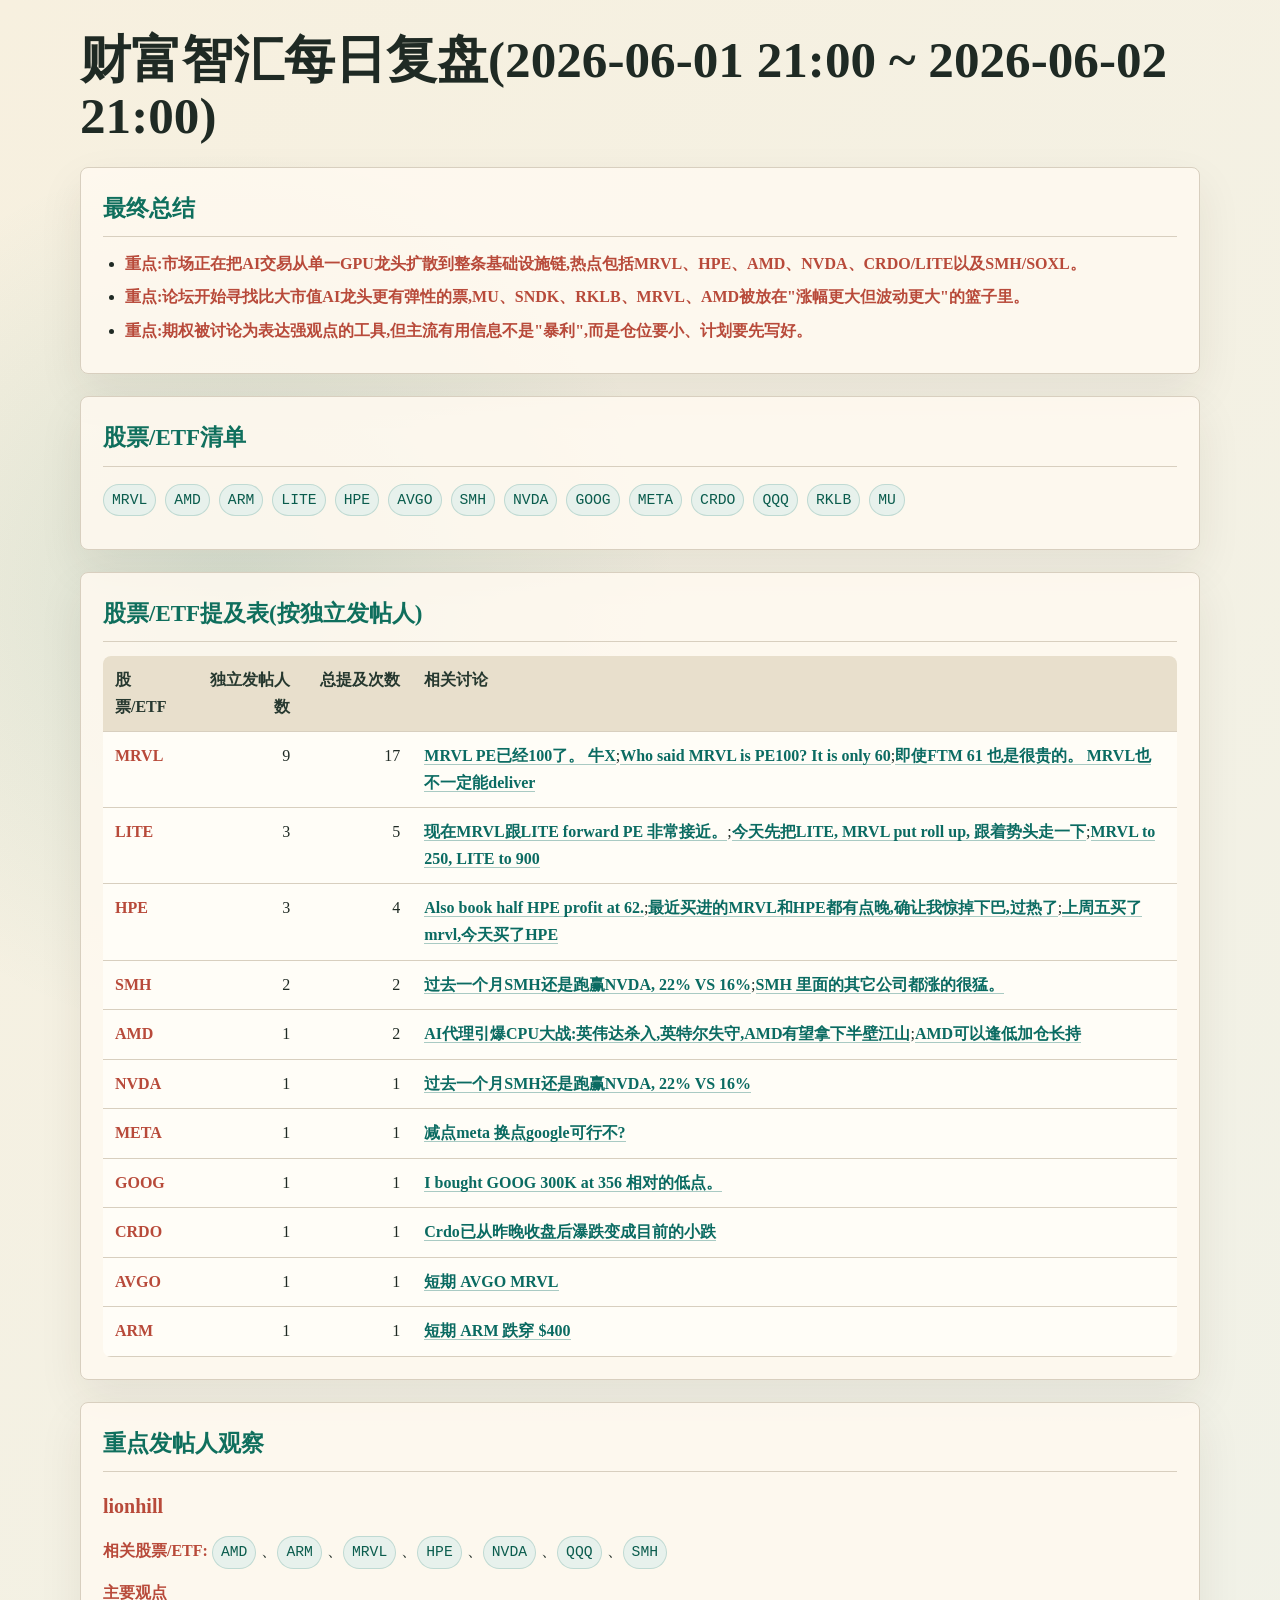
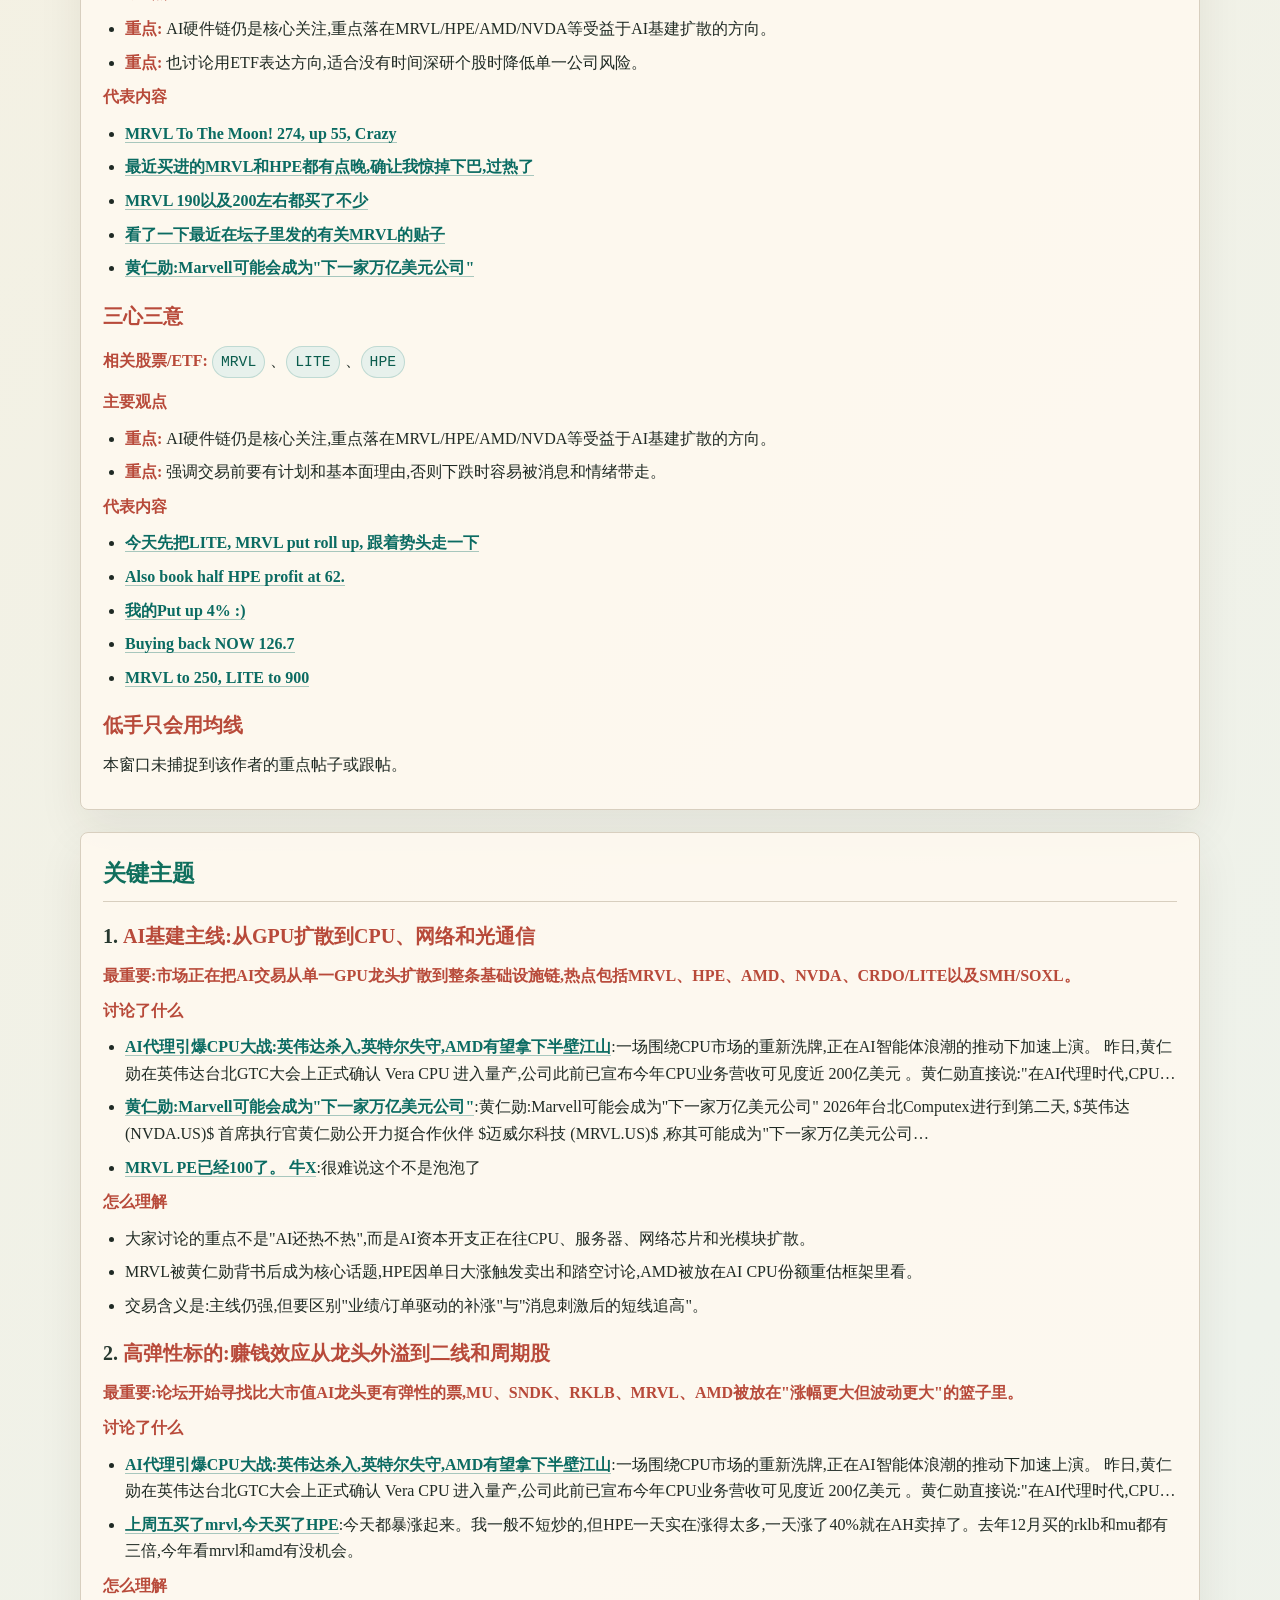
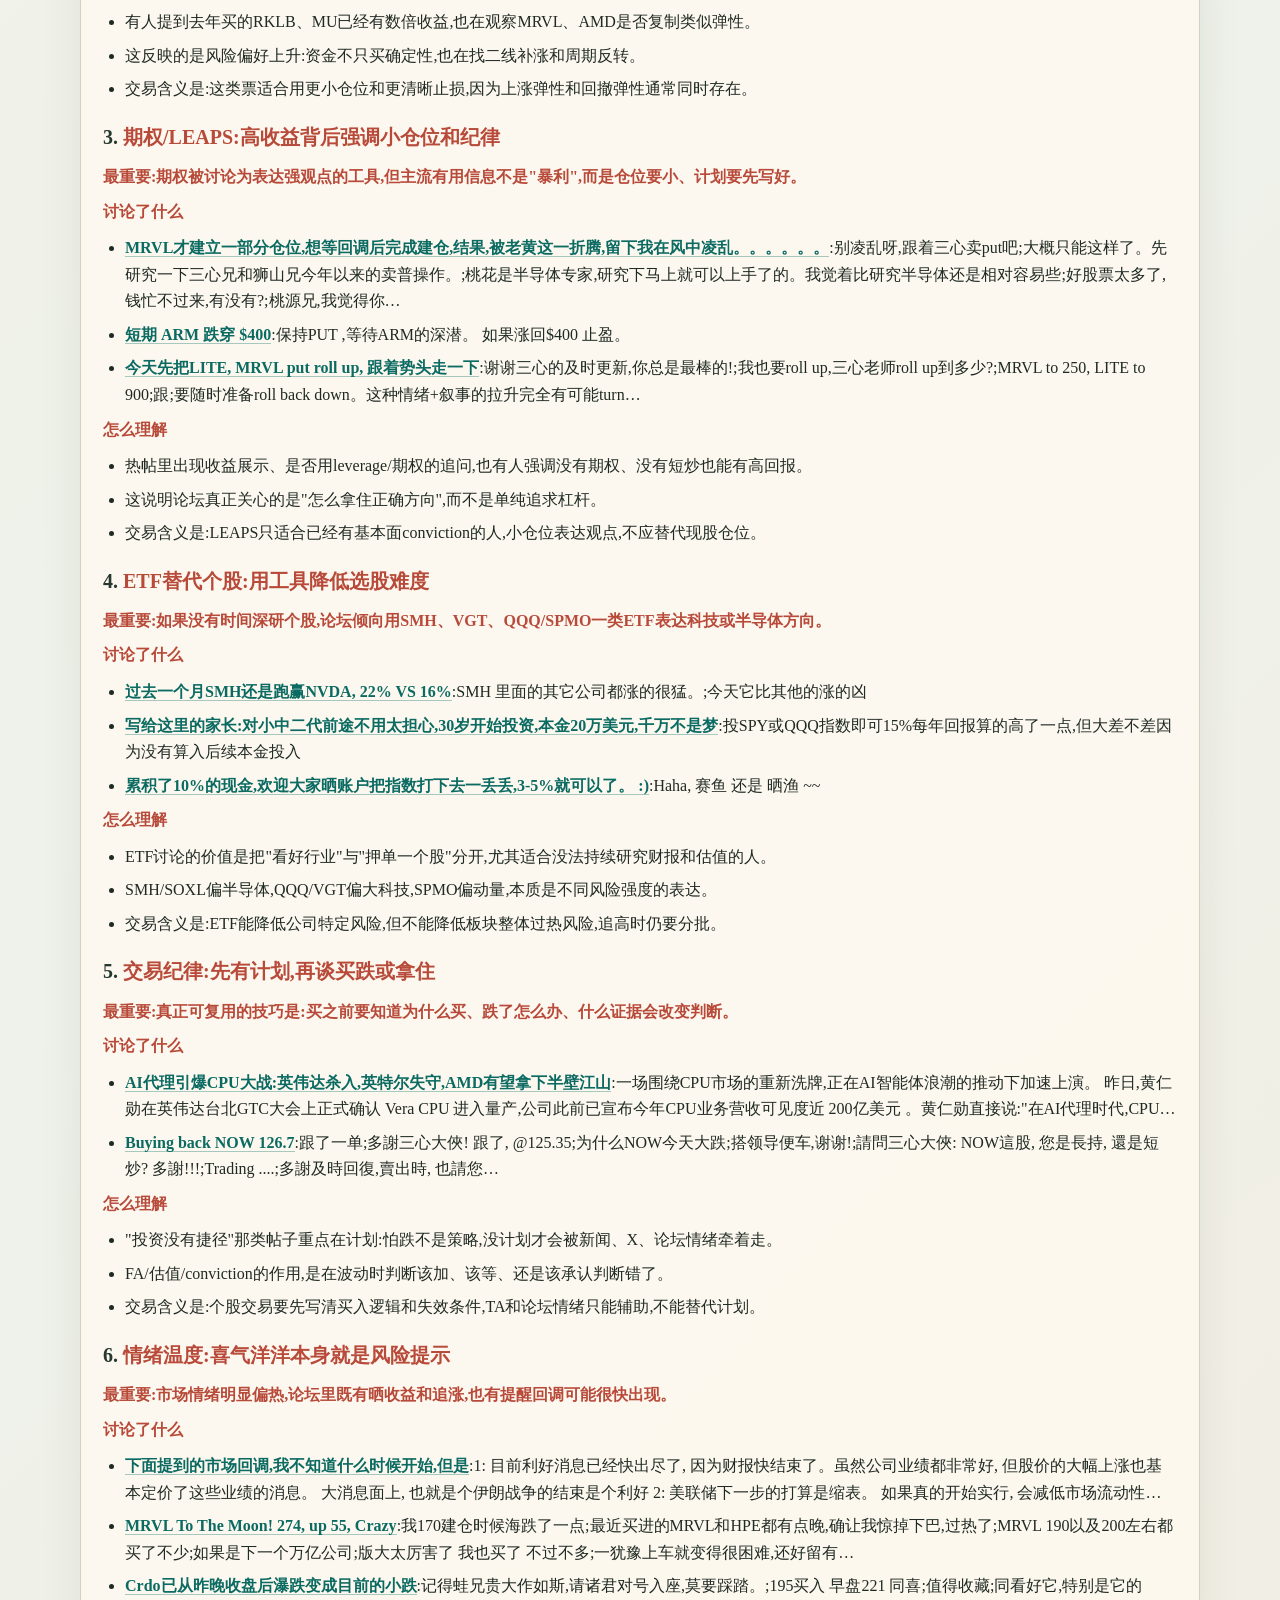
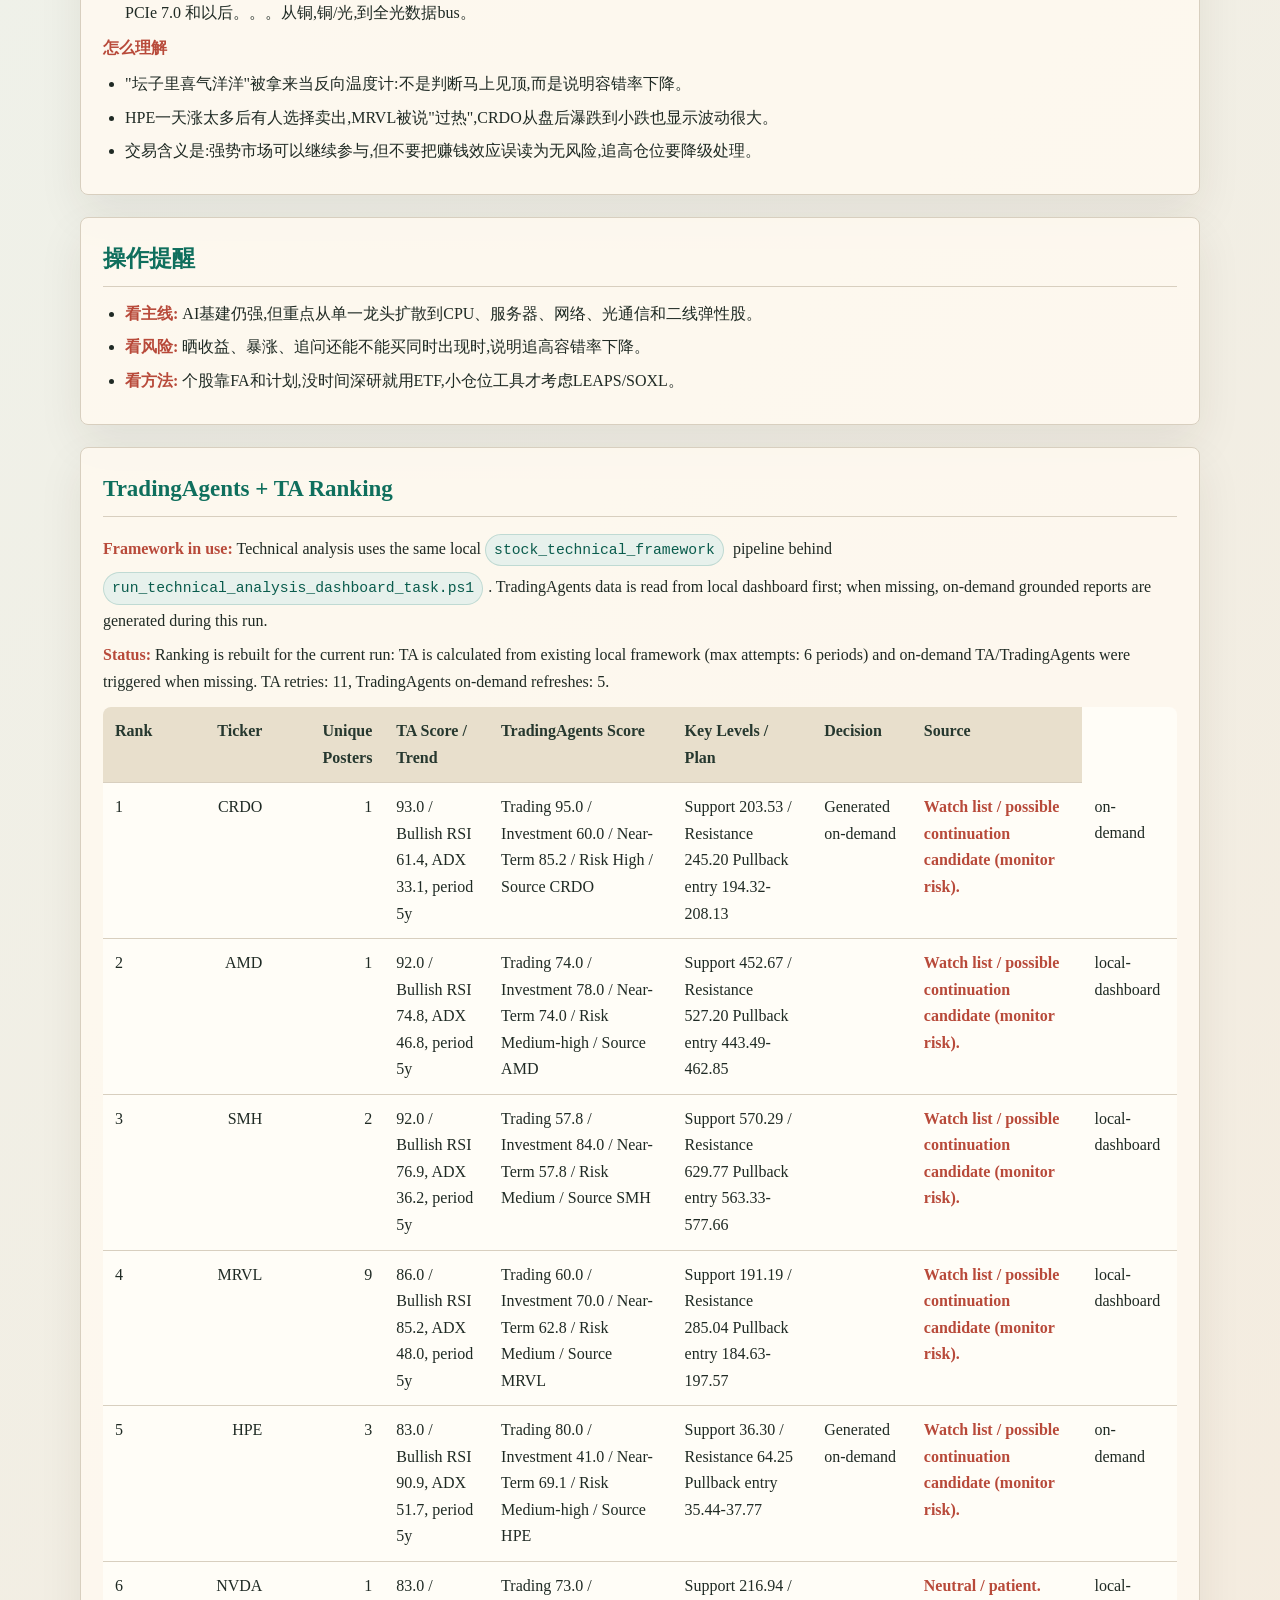
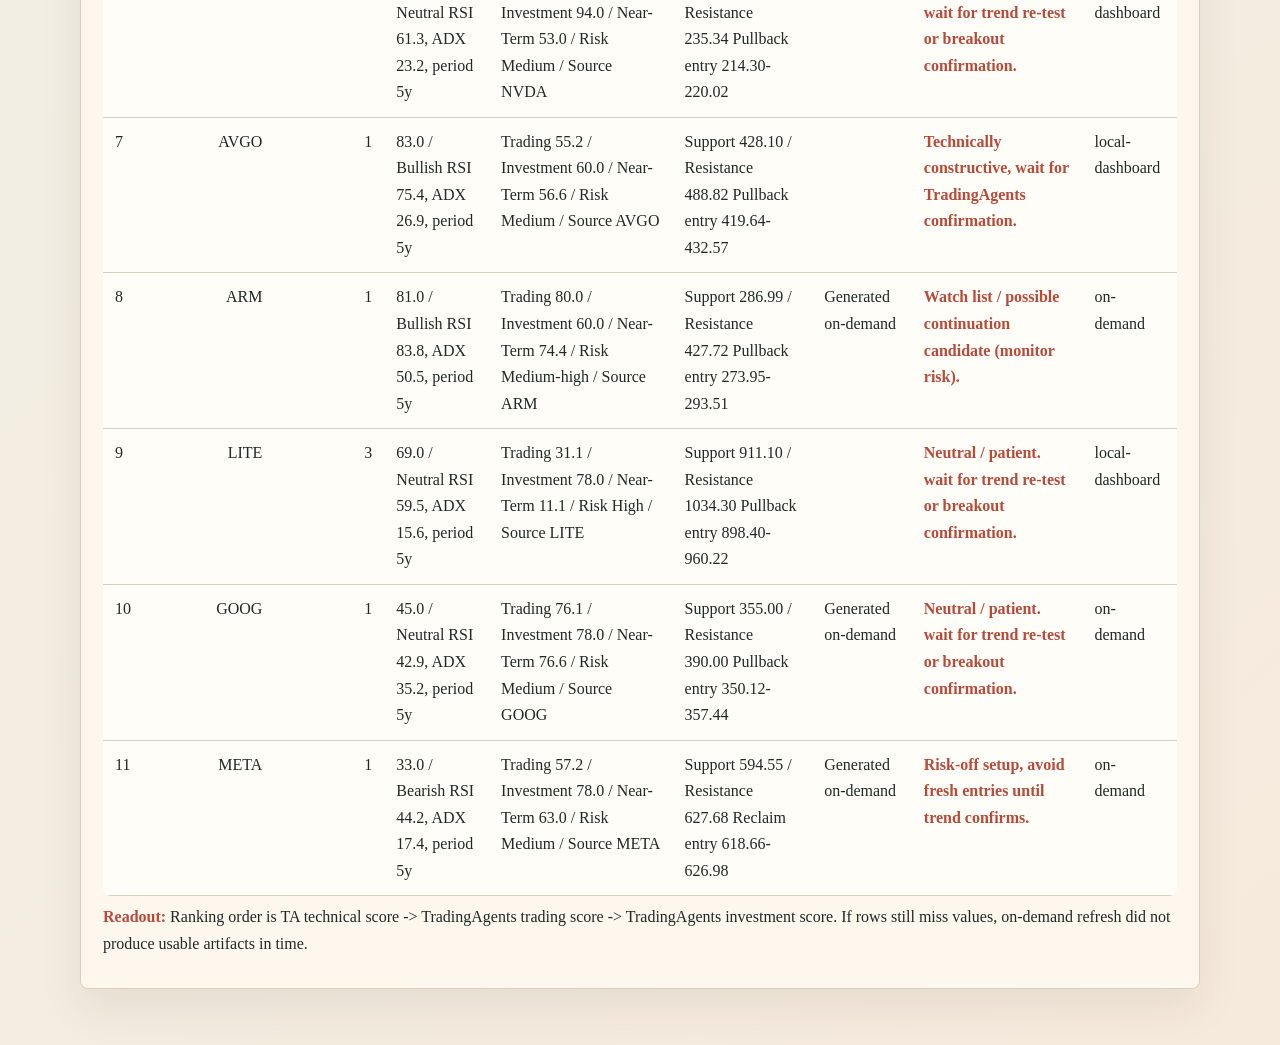
<file: wxh_cfzh_output/wxh_cfzh_20260601_20260602_21h.html>
<!doctype html>
<html lang="zh-CN">
<head>
  <meta charset="utf-8">
  <meta name="viewport" content="width=device-width, initial-scale=1">
  <title>财富智汇每日复盘</title>
  <style>
    :root {
      --bg: #f5f1e8;
      --ink: #1f2a24;
      --muted: #68746c;
      --line: #d8cfbf;
      --card: #fffaf0;
      --accent: #0f6f5d;
      --accent-2: #b84a3a;
      --chip: #e7f1ec;
    }
    * { box-sizing: border-box; }
    body {
      margin: 0;
      color: var(--ink);
      background:
        radial-gradient(circle at 18% 8%, rgba(15, 111, 93, .12), transparent 28rem),
        linear-gradient(135deg, #f7f0df 0%, #eef2eb 48%, #f6eadc 100%);
      font-family: "Noto Serif SC", "Microsoft YaHei", "PingFang SC", Georgia, serif;
      line-height: 1.66;
    }
    main {
      width: min(1120px, calc(100vw - 32px));
      margin: 32px auto 56px;
    }
    h1 {
      margin: 0 0 18px;
      font-size: clamp(30px, 4vw, 52px);
      line-height: 1.1;
      letter-spacing: 0;
    }
    section {
      margin: 22px 0;
      padding: 22px;
      background: rgba(255, 250, 240, .86);
      border: 1px solid var(--line);
      border-radius: 8px;
      box-shadow: 0 18px 45px rgba(54, 43, 28, .08);
    }
    h2 {
      margin: 0 0 14px;
      color: var(--accent);
      font-size: 23px;
      border-bottom: 1px solid var(--line);
      padding-bottom: 8px;
    }
    h3 {
      margin: 18px 0 10px;
      font-size: 20px;
      color: #26382f;
    }
    p { margin: 8px 0; }
    ul {
      margin: 10px 0 0;
      padding-left: 22px;
    }
    li { margin: 7px 0; }
    strong {
      color: var(--accent-2);
      font-weight: 800;
    }
    a {
      color: #0b6b62;
      font-weight: 700;
      text-decoration: none;
      border-bottom: 1px solid rgba(11, 107, 98, .35);
    }
    a:hover {
      color: #084f49;
      border-bottom-color: currentColor;
    }
    code {
      display: inline-block;
      margin: 3px 5px 3px 0;
      padding: 3px 8px;
      border-radius: 999px;
      background: var(--chip);
      color: #0a5c4d;
      font-family: "Cascadia Mono", Consolas, monospace;
      font-size: .92em;
      border: 1px solid rgba(15, 111, 93, .18);
    }
    table {
      width: 100%;
      border-collapse: collapse;
      margin-top: 12px;
      overflow: hidden;
      border-radius: 8px;
      background: #fffdf7;
    }
    th, td {
      padding: 11px 12px;
      border-bottom: 1px solid var(--line);
      vertical-align: top;
      text-align: left;
    }
    th {
      background: #e8dfcc;
      color: #26382f;
      font-weight: 800;
    }
    td:nth-child(2), td:nth-child(3), th:nth-child(2), th:nth-child(3) {
      text-align: right;
      width: 110px;
    }
    @media (max-width: 720px) {
      main { width: min(100vw - 20px, 1120px); margin-top: 18px; }
      section { padding: 16px; }
      table { display: block; overflow-x: auto; white-space: nowrap; }
      h1 { font-size: 30px; }
    }
  </style>
</head>
<body>
  <main>
    <h1>财富智汇每日复盘(2026-06-01 21:00 ~ 2026-06-02 21:00)</h1>
<section><h2>最终总结</h2>
<ul>
<li><strong>重点:市场正在把AI交易从单一GPU龙头扩散到整条基础设施链,热点包括MRVL、HPE、AMD、NVDA、CRDO/LITE以及SMH/SOXL。</strong></li>
<li><strong>重点:论坛开始寻找比大市值AI龙头更有弹性的票,MU、SNDK、RKLB、MRVL、AMD被放在&quot;涨幅更大但波动更大&quot;的篮子里。</strong></li>
<li><strong>重点:期权被讨论为表达强观点的工具,但主流有用信息不是&quot;暴利&quot;,而是仓位要小、计划要先写好。</strong></li>
</ul>
</section>
<section><h2>股票/ETF清单</h2>
<p><code>MRVL</code>  <code>AMD</code>  <code>ARM</code>  <code>LITE</code>  <code>HPE</code>  <code>AVGO</code>  <code>SMH</code>  <code>NVDA</code>  <code>GOOG</code>  <code>META</code>  <code>CRDO</code>  <code>QQQ</code>  <code>RKLB</code>  <code>MU</code></p>
</section>
<section><h2>股票/ETF提及表(按独立发帖人)</h2>
<table><tr><th>股票/ETF</th><th>独立发帖人数</th><th>总提及次数</th><th>相关讨论</th></tr><tr><td><strong>MRVL</strong></td><td>9</td><td>17</td><td><a href="https://bbs.wenxuecity.com/cfzh/85465.html" target="_blank" rel="noopener noreferrer">MRVL PE已经100了。 牛X</a>;<a href="https://bbs.wenxuecity.com/cfzh/85485.html" target="_blank" rel="noopener noreferrer">Who said MRVL is PE100? It is only 60</a>;<a href="https://bbs.wenxuecity.com/cfzh/85514.html" target="_blank" rel="noopener noreferrer">即使FTM 61 也是很贵的。 MRVL也不一定能deliver</a></td></tr><tr><td><strong>LITE</strong></td><td>3</td><td>5</td><td><a href="https://bbs.wenxuecity.com/cfzh/85520.html" target="_blank" rel="noopener noreferrer">现在MRVL跟LITE forward PE 非常接近。</a>;<a href="https://bbs.wenxuecity.com/cfzh/85456.html" target="_blank" rel="noopener noreferrer">今天先把LITE, MRVL put roll up, 跟着势头走一下</a>;<a href="https://bbs.wenxuecity.com/cfzh/85481.html" target="_blank" rel="noopener noreferrer">MRVL to 250, LITE to 900</a></td></tr><tr><td><strong>HPE</strong></td><td>3</td><td>4</td><td><a href="https://bbs.wenxuecity.com/cfzh/85473.html" target="_blank" rel="noopener noreferrer">Also book half HPE profit at 62.</a>;<a href="https://bbs.wenxuecity.com/cfzh/85409.html" target="_blank" rel="noopener noreferrer">最近买进的MRVL和HPE都有点晚,确让我惊掉下巴,过热了</a>;<a href="https://bbs.wenxuecity.com/cfzh/85394.html" target="_blank" rel="noopener noreferrer">上周五买了mrvl,今天买了HPE</a></td></tr><tr><td><strong>SMH</strong></td><td>2</td><td>2</td><td><a href="https://bbs.wenxuecity.com/cfzh/85475.html" target="_blank" rel="noopener noreferrer">过去一个月SMH还是跑赢NVDA, 22% VS 16%</a>;<a href="https://bbs.wenxuecity.com/cfzh/85512.html" target="_blank" rel="noopener noreferrer">SMH 里面的其它公司都涨的很猛。</a></td></tr><tr><td><strong>AMD</strong></td><td>1</td><td>2</td><td><a href="https://bbs.wenxuecity.com/cfzh/85428.html" target="_blank" rel="noopener noreferrer">AI代理引爆CPU大战:英伟达杀入,英特尔失守,AMD有望拿下半壁江山</a>;<a href="https://bbs.wenxuecity.com/cfzh/85429.html" target="_blank" rel="noopener noreferrer">AMD可以逢低加仓长持</a></td></tr><tr><td><strong>NVDA</strong></td><td>1</td><td>1</td><td><a href="https://bbs.wenxuecity.com/cfzh/85475.html" target="_blank" rel="noopener noreferrer">过去一个月SMH还是跑赢NVDA, 22% VS 16%</a></td></tr><tr><td><strong>META</strong></td><td>1</td><td>1</td><td><a href="https://bbs.wenxuecity.com/cfzh/85497.html" target="_blank" rel="noopener noreferrer">减点meta 换点google可行不?</a></td></tr><tr><td><strong>GOOG</strong></td><td>1</td><td>1</td><td><a href="https://bbs.wenxuecity.com/cfzh/85492.html" target="_blank" rel="noopener noreferrer">I bought GOOG 300K at 356 相对的低点。</a></td></tr><tr><td><strong>CRDO</strong></td><td>1</td><td>1</td><td><a href="https://bbs.wenxuecity.com/cfzh/85416.html" target="_blank" rel="noopener noreferrer">Crdo已从昨晚收盘后瀑跌变成目前的小跌</a></td></tr><tr><td><strong>AVGO</strong></td><td>1</td><td>1</td><td><a href="https://bbs.wenxuecity.com/cfzh/85462.html" target="_blank" rel="noopener noreferrer">短期 AVGO MRVL</a></td></tr><tr><td><strong>ARM</strong></td><td>1</td><td>1</td><td><a href="https://bbs.wenxuecity.com/cfzh/85472.html" target="_blank" rel="noopener noreferrer">短期 ARM 跌穿 $400</a></td></tr></table>
</section>
<section><h2>重点发帖人观察</h2>
<h3><strong>lionhill</strong></h3>
<p><strong>相关股票/ETF:</strong> <code>AMD</code>、<code>ARM</code>、<code>MRVL</code>、<code>HPE</code>、<code>NVDA</code>、<code>QQQ</code>、<code>SMH</code></p>
<p><strong>主要观点</strong></p>
<ul>
<li><strong>重点:</strong> AI硬件链仍是核心关注,重点落在MRVL/HPE/AMD/NVDA等受益于AI基建扩散的方向。</li>
<li><strong>重点:</strong> 也讨论用ETF表达方向,适合没有时间深研个股时降低单一公司风险。</li>
</ul>
<p><strong>代表内容</strong></p>
<ul>
<li><a href="https://bbs.wenxuecity.com/cfzh/85407.html" target="_blank" rel="noopener noreferrer">MRVL To The Moon! 274, up 55, Crazy</a></li>
<li><a href="https://bbs.wenxuecity.com/cfzh/85409.html" target="_blank" rel="noopener noreferrer">最近买进的MRVL和HPE都有点晚,确让我惊掉下巴,过热了</a></li>
<li><a href="https://bbs.wenxuecity.com/cfzh/85410.html" target="_blank" rel="noopener noreferrer">MRVL 190以及200左右都买了不少</a></li>
<li><a href="https://bbs.wenxuecity.com/cfzh/85411.html" target="_blank" rel="noopener noreferrer">看了一下最近在坛子里发的有关MRVL的贴子</a></li>
<li><a href="https://bbs.wenxuecity.com/cfzh/85413.html" target="_blank" rel="noopener noreferrer">黄仁勋:Marvell可能会成为&quot;下一家万亿美元公司&quot;</a></li>
</ul>
<h3><strong>三心三意</strong></h3>
<p><strong>相关股票/ETF:</strong> <code>MRVL</code>、<code>LITE</code>、<code>HPE</code></p>
<p><strong>主要观点</strong></p>
<ul>
<li><strong>重点:</strong> AI硬件链仍是核心关注,重点落在MRVL/HPE/AMD/NVDA等受益于AI基建扩散的方向。</li>
<li><strong>重点:</strong> 强调交易前要有计划和基本面理由,否则下跌时容易被消息和情绪带走。</li>
</ul>
<p><strong>代表内容</strong></p>
<ul>
<li><a href="https://bbs.wenxuecity.com/cfzh/85456.html" target="_blank" rel="noopener noreferrer">今天先把LITE, MRVL put roll up, 跟着势头走一下</a></li>
<li><a href="https://bbs.wenxuecity.com/cfzh/85473.html" target="_blank" rel="noopener noreferrer">Also book half HPE profit at 62.</a></li>
<li><a href="https://bbs.wenxuecity.com/cfzh/85476.html" target="_blank" rel="noopener noreferrer">我的Put up 4% :)</a></li>
<li><a href="https://bbs.wenxuecity.com/cfzh/85478.html" target="_blank" rel="noopener noreferrer">Buying back NOW 126.7</a></li>
<li><a href="https://bbs.wenxuecity.com/cfzh/85481.html" target="_blank" rel="noopener noreferrer">MRVL to 250, LITE to 900</a></li>
</ul>
<h3><strong>低手只会用均线</strong></h3>
<p>本窗口未捕捉到该作者的重点帖子或跟帖。</p>
</section>
<section><h2>关键主题</h2>
<h3>1. <strong>AI基建主线:从GPU扩散到CPU、网络和光通信</strong></h3>
<p><strong>最重要:市场正在把AI交易从单一GPU龙头扩散到整条基础设施链,热点包括MRVL、HPE、AMD、NVDA、CRDO/LITE以及SMH/SOXL。</strong></p>
<p><strong>讨论了什么</strong></p>
<ul>
<li><a href="https://bbs.wenxuecity.com/cfzh/85428.html" target="_blank" rel="noopener noreferrer">AI代理引爆CPU大战:英伟达杀入,英特尔失守,AMD有望拿下半壁江山</a>:一场围绕CPU市场的重新洗牌,正在AI智能体浪潮的推动下加速上演。 昨日,黄仁勋在英伟达台北GTC大会上正式确认 Vera CPU 进入量产,公司此前已宣布今年CPU业务营收可见度近 200亿美元 。黄仁勋直接说:&quot;在AI代理时代,CPU…</li>
<li><a href="https://bbs.wenxuecity.com/cfzh/85413.html" target="_blank" rel="noopener noreferrer">黄仁勋:Marvell可能会成为&quot;下一家万亿美元公司&quot;</a>:黄仁勋:Marvell可能会成为&quot;下一家万亿美元公司&quot; 2026年台北Computex进行到第二天, $英伟达 (NVDA.US)$ 首席执行官黄仁勋公开力挺合作伙伴 $迈威尔科技 (MRVL.US)$ ,称其可能成为&quot;下一家万亿美元公司…</li>
<li><a href="https://bbs.wenxuecity.com/cfzh/85465.html" target="_blank" rel="noopener noreferrer">MRVL PE已经100了。 牛X</a>:很难说这个不是泡泡了</li>
</ul>
<p><strong>怎么理解</strong></p>
<ul>
<li>大家讨论的重点不是&quot;AI还热不热&quot;,而是AI资本开支正在往CPU、服务器、网络芯片和光模块扩散。</li>
<li>MRVL被黄仁勋背书后成为核心话题,HPE因单日大涨触发卖出和踏空讨论,AMD被放在AI CPU份额重估框架里看。</li>
<li>交易含义是:主线仍强,但要区别&quot;业绩/订单驱动的补涨&quot;与&quot;消息刺激后的短线追高&quot;。</li>
</ul>
<h3>2. <strong>高弹性标的:赚钱效应从龙头外溢到二线和周期股</strong></h3>
<p><strong>最重要:论坛开始寻找比大市值AI龙头更有弹性的票,MU、SNDK、RKLB、MRVL、AMD被放在&quot;涨幅更大但波动更大&quot;的篮子里。</strong></p>
<p><strong>讨论了什么</strong></p>
<ul>
<li><a href="https://bbs.wenxuecity.com/cfzh/85428.html" target="_blank" rel="noopener noreferrer">AI代理引爆CPU大战:英伟达杀入,英特尔失守,AMD有望拿下半壁江山</a>:一场围绕CPU市场的重新洗牌,正在AI智能体浪潮的推动下加速上演。 昨日,黄仁勋在英伟达台北GTC大会上正式确认 Vera CPU 进入量产,公司此前已宣布今年CPU业务营收可见度近 200亿美元 。黄仁勋直接说:&quot;在AI代理时代,CPU…</li>
<li><a href="https://bbs.wenxuecity.com/cfzh/85394.html" target="_blank" rel="noopener noreferrer">上周五买了mrvl,今天买了HPE</a>:今天都暴涨起来。我一般不短炒的,但HPE一天实在涨得太多,一天涨了40%就在AH卖掉了。去年12月买的rklb和mu都有三倍,今年看mrvl和amd有没机会。</li>
</ul>
<p><strong>怎么理解</strong></p>
<ul>
<li>有人提到去年买的RKLB、MU已经有数倍收益,也在观察MRVL、AMD是否复制类似弹性。</li>
<li>这反映的是风险偏好上升:资金不只买确定性,也在找二线补涨和周期反转。</li>
<li>交易含义是:这类票适合用更小仓位和更清晰止损,因为上涨弹性和回撤弹性通常同时存在。</li>
</ul>
<h3>3. <strong>期权/LEAPS:高收益背后强调小仓位和纪律</strong></h3>
<p><strong>最重要:期权被讨论为表达强观点的工具,但主流有用信息不是&quot;暴利&quot;,而是仓位要小、计划要先写好。</strong></p>
<p><strong>讨论了什么</strong></p>
<ul>
<li><a href="https://bbs.wenxuecity.com/cfzh/85524.html" target="_blank" rel="noopener noreferrer">MRVL才建立一部分仓位,想等回调后完成建仓,结果,被老黄这一折腾,留下我在风中凌乱。。。。。。</a>:别凌乱呀,跟着三心卖put吧;大概只能这样了。先研究一下三心兄和狮山兄今年以来的卖普操作。;桃花是半导体专家,研究下马上就可以上手了的。我觉着比研究半导体还是相对容易些;好股票太多了,钱忙不过来,有没有?;桃源兄,我觉得你…</li>
<li><a href="https://bbs.wenxuecity.com/cfzh/85472.html" target="_blank" rel="noopener noreferrer">短期 ARM 跌穿 $400</a>:保持PUT ,等待ARM的深潜。 如果涨回$400 止盈。</li>
<li><a href="https://bbs.wenxuecity.com/cfzh/85456.html" target="_blank" rel="noopener noreferrer">今天先把LITE, MRVL put roll up, 跟着势头走一下</a>:谢谢三心的及时更新,你总是最棒的!;我也要roll up,三心老师roll up到多少?;MRVL to 250, LITE to 900;跟;要随时准备roll back down。这种情绪+叙事的拉升完全有可能turn…</li>
</ul>
<p><strong>怎么理解</strong></p>
<ul>
<li>热帖里出现收益展示、是否用leverage/期权的追问,也有人强调没有期权、没有短炒也能有高回报。</li>
<li>这说明论坛真正关心的是&quot;怎么拿住正确方向&quot;,而不是单纯追求杠杆。</li>
<li>交易含义是:LEAPS只适合已经有基本面conviction的人,小仓位表达观点,不应替代现股仓位。</li>
</ul>
<h3>4. <strong>ETF替代个股:用工具降低选股难度</strong></h3>
<p><strong>最重要:如果没有时间深研个股,论坛倾向用SMH、VGT、QQQ/SPMO一类ETF表达科技或半导体方向。</strong></p>
<p><strong>讨论了什么</strong></p>
<ul>
<li><a href="https://bbs.wenxuecity.com/cfzh/85475.html" target="_blank" rel="noopener noreferrer">过去一个月SMH还是跑赢NVDA, 22% VS 16%</a>:SMH 里面的其它公司都涨的很猛。;今天它比其他的涨的凶</li>
<li><a href="https://bbs.wenxuecity.com/cfzh/85431.html" target="_blank" rel="noopener noreferrer">写给这里的家长:对小中二代前途不用太担心,30岁开始投资,本金20万美元,千万不是梦</a>:投SPY或QQQ指数即可15%每年回报算的高了一点,但大差不差因为没有算入后续本金投入</li>
<li><a href="https://bbs.wenxuecity.com/cfzh/85491.html" target="_blank" rel="noopener noreferrer">累积了10%的现金,欢迎大家晒账户把指数打下去一丢丢,3-5%就可以了。 :)</a>:Haha, 赛鱼 还是 晒渔 ~~</li>
</ul>
<p><strong>怎么理解</strong></p>
<ul>
<li>ETF讨论的价值是把&quot;看好行业&quot;与&quot;押单一个股&quot;分开,尤其适合没法持续研究财报和估值的人。</li>
<li>SMH/SOXL偏半导体,QQQ/VGT偏大科技,SPMO偏动量,本质是不同风险强度的表达。</li>
<li>交易含义是:ETF能降低公司特定风险,但不能降低板块整体过热风险,追高时仍要分批。</li>
</ul>
<h3>5. <strong>交易纪律:先有计划,再谈买跌或拿住</strong></h3>
<p><strong>最重要:真正可复用的技巧是:买之前要知道为什么买、跌了怎么办、什么证据会改变判断。</strong></p>
<p><strong>讨论了什么</strong></p>
<ul>
<li><a href="https://bbs.wenxuecity.com/cfzh/85428.html" target="_blank" rel="noopener noreferrer">AI代理引爆CPU大战:英伟达杀入,英特尔失守,AMD有望拿下半壁江山</a>:一场围绕CPU市场的重新洗牌,正在AI智能体浪潮的推动下加速上演。 昨日,黄仁勋在英伟达台北GTC大会上正式确认 Vera CPU 进入量产,公司此前已宣布今年CPU业务营收可见度近 200亿美元 。黄仁勋直接说:&quot;在AI代理时代,CPU…</li>
<li><a href="https://bbs.wenxuecity.com/cfzh/85478.html" target="_blank" rel="noopener noreferrer">Buying back NOW 126.7</a>:跟了一单;多謝三心大俠! 跟了, @125.35;为什么NOW今天大跌;搭领导便车,谢谢!;請問三心大俠: NOW這股, 您是長持, 還是短炒? 多謝!!!;Trading ....;多謝及時回復,賣出時, 也請您…</li>
</ul>
<p><strong>怎么理解</strong></p>
<ul>
<li>&quot;投资没有捷径&quot;那类帖子重点在计划:怕跌不是策略,没计划才会被新闻、X、论坛情绪牵着走。</li>
<li>FA/估值/conviction的作用,是在波动时判断该加、该等、还是该承认判断错了。</li>
<li>交易含义是:个股交易要先写清买入逻辑和失效条件,TA和论坛情绪只能辅助,不能替代计划。</li>
</ul>
<h3>6. <strong>情绪温度:喜气洋洋本身就是风险提示</strong></h3>
<p><strong>最重要:市场情绪明显偏热,论坛里既有晒收益和追涨,也有提醒回调可能很快出现。</strong></p>
<p><strong>讨论了什么</strong></p>
<ul>
<li><a href="https://bbs.wenxuecity.com/cfzh/85358.html" target="_blank" rel="noopener noreferrer">下面提到的市场回调,我不知道什么时候开始,但是</a>:1: 目前利好消息已经快出尽了, 因为财报快结束了。虽然公司业绩都非常好, 但股价的大幅上涨也基本定价了这些业绩的消息。 大消息面上, 也就是个伊朗战争的结束是个利好 2: 美联储下一步的打算是缩表。 如果真的开始实行, 会减低市场流动性…</li>
<li><a href="https://bbs.wenxuecity.com/cfzh/85407.html" target="_blank" rel="noopener noreferrer">MRVL To The Moon! 274, up 55, Crazy</a>:我170建仓时候海跌了一点;最近买进的MRVL和HPE都有点晚,确让我惊掉下巴,过热了;MRVL 190以及200左右都买了不少;如果是下一个万亿公司;版大太厉害了 我也买了 不过不多;一犹豫上车就变得很困难,还好留有…</li>
<li><a href="https://bbs.wenxuecity.com/cfzh/85416.html" target="_blank" rel="noopener noreferrer">Crdo已从昨晚收盘后瀑跌变成目前的小跌</a>:记得蛙兄贵大作如斯,请诸君对号入座,莫要踩踏。;195买入 早盘221 同喜;值得收藏;同看好它,特别是它的 PCIe 7.0 和以后。。。从铜,铜/光,到全光数据bus。</li>
</ul>
<p><strong>怎么理解</strong></p>
<ul>
<li>&quot;坛子里喜气洋洋&quot;被拿来当反向温度计:不是判断马上见顶,而是说明容错率下降。</li>
<li>HPE一天涨太多后有人选择卖出,MRVL被说&quot;过热&quot;,CRDO从盘后瀑跌到小跌也显示波动很大。</li>
<li>交易含义是:强势市场可以继续参与,但不要把赚钱效应误读为无风险,追高仓位要降级处理。</li>
</ul>
</section>
<section><h2>操作提醒</h2>
<ul>
<li><strong>看主线:</strong> AI基建仍强,但重点从单一龙头扩散到CPU、服务器、网络、光通信和二线弹性股。</li>
<li><strong>看风险:</strong> 晒收益、暴涨、追问还能不能买同时出现时,说明追高容错率下降。</li>
<li><strong>看方法:</strong> 个股靠FA和计划,没时间深研就用ETF,小仓位工具才考虑LEAPS/SOXL。</li>
</ul>
</section>
<section><h2>TradingAgents + TA Ranking</h2>
<p><strong>Framework in use:</strong> Technical analysis uses the same local <code>stock_technical_framework</code> pipeline behind <code>run_technical_analysis_dashboard_task.ps1</code>. TradingAgents data is read from local dashboard first; when missing, on-demand grounded reports are generated during this run.</p>
<p><strong>Status:</strong> Ranking is rebuilt for the current run: TA is calculated from existing local framework (max attempts: 6 periods) and on-demand TA/TradingAgents were triggered when missing. TA retries: 11, TradingAgents on-demand refreshes: 5.</p>
<table><tr><th>Rank</th><th>Ticker</th><th>Unique Posters</th><th>TA Score / Trend</th><th>TradingAgents Score</th><th>Key Levels / Plan</th><th>Decision</th><th>Source</th></tr><tr><td>1</td><td>CRDO</td><td>1</td><td>93.0 / Bullish RSI 61.4, ADX 33.1, period 5y</td><td>Trading 95.0 / Investment 60.0 / Near-Term 85.2 / Risk High / Source CRDO</td><td>Support 203.53 / Resistance 245.20 Pullback entry 194.32-208.13</td><td>Generated on-demand</td><td><strong>Watch list / possible continuation candidate (monitor risk).</strong></td><td>on-demand</td></tr><tr><td>2</td><td>AMD</td><td>1</td><td>92.0 / Bullish RSI 74.8, ADX 46.8, period 5y</td><td>Trading 74.0 / Investment 78.0 / Near-Term 74.0 / Risk Medium-high / Source AMD</td><td>Support 452.67 / Resistance 527.20 Pullback entry 443.49-462.85</td><td></td><td><strong>Watch list / possible continuation candidate (monitor risk).</strong></td><td>local-dashboard</td></tr><tr><td>3</td><td>SMH</td><td>2</td><td>92.0 / Bullish RSI 76.9, ADX 36.2, period 5y</td><td>Trading 57.8 / Investment 84.0 / Near-Term 57.8 / Risk Medium / Source SMH</td><td>Support 570.29 / Resistance 629.77 Pullback entry 563.33-577.66</td><td></td><td><strong>Watch list / possible continuation candidate (monitor risk).</strong></td><td>local-dashboard</td></tr><tr><td>4</td><td>MRVL</td><td>9</td><td>86.0 / Bullish RSI 85.2, ADX 48.0, period 5y</td><td>Trading 60.0 / Investment 70.0 / Near-Term 62.8 / Risk Medium / Source MRVL</td><td>Support 191.19 / Resistance 285.04 Pullback entry 184.63-197.57</td><td></td><td><strong>Watch list / possible continuation candidate (monitor risk).</strong></td><td>local-dashboard</td></tr><tr><td>5</td><td>HPE</td><td>3</td><td>83.0 / Bullish RSI 90.9, ADX 51.7, period 5y</td><td>Trading 80.0 / Investment 41.0 / Near-Term 69.1 / Risk Medium-high / Source HPE</td><td>Support 36.30 / Resistance 64.25 Pullback entry 35.44-37.77</td><td>Generated on-demand</td><td><strong>Watch list / possible continuation candidate (monitor risk).</strong></td><td>on-demand</td></tr><tr><td>6</td><td>NVDA</td><td>1</td><td>83.0 / Neutral RSI 61.3, ADX 23.2, period 5y</td><td>Trading 73.0 / Investment 94.0 / Near-Term 53.0 / Risk Medium / Source NVDA</td><td>Support 216.94 / Resistance 235.34 Pullback entry 214.30-220.02</td><td></td><td><strong>Neutral / patient. wait for trend re-test or breakout confirmation.</strong></td><td>local-dashboard</td></tr><tr><td>7</td><td>AVGO</td><td>1</td><td>83.0 / Bullish RSI 75.4, ADX 26.9, period 5y</td><td>Trading 55.2 / Investment 60.0 / Near-Term 56.6 / Risk Medium / Source AVGO</td><td>Support 428.10 / Resistance 488.82 Pullback entry 419.64-432.57</td><td></td><td><strong>Technically constructive, wait for TradingAgents confirmation.</strong></td><td>local-dashboard</td></tr><tr><td>8</td><td>ARM</td><td>1</td><td>81.0 / Bullish RSI 83.8, ADX 50.5, period 5y</td><td>Trading 80.0 / Investment 60.0 / Near-Term 74.4 / Risk Medium-high / Source ARM</td><td>Support 286.99 / Resistance 427.72 Pullback entry 273.95-293.51</td><td>Generated on-demand</td><td><strong>Watch list / possible continuation candidate (monitor risk).</strong></td><td>on-demand</td></tr><tr><td>9</td><td>LITE</td><td>3</td><td>69.0 / Neutral RSI 59.5, ADX 15.6, period 5y</td><td>Trading 31.1 / Investment 78.0 / Near-Term 11.1 / Risk High / Source LITE</td><td>Support 911.10 / Resistance 1034.30 Pullback entry 898.40-960.22</td><td></td><td><strong>Neutral / patient. wait for trend re-test or breakout confirmation.</strong></td><td>local-dashboard</td></tr><tr><td>10</td><td>GOOG</td><td>1</td><td>45.0 / Neutral RSI 42.9, ADX 35.2, period 5y</td><td>Trading 76.1 / Investment 78.0 / Near-Term 76.6 / Risk Medium / Source GOOG</td><td>Support 355.00 / Resistance 390.00 Pullback entry 350.12-357.44</td><td>Generated on-demand</td><td><strong>Neutral / patient. wait for trend re-test or breakout confirmation.</strong></td><td>on-demand</td></tr><tr><td>11</td><td>META</td><td>1</td><td>33.0 / Bearish RSI 44.2, ADX 17.4, period 5y</td><td>Trading 57.2 / Investment 78.0 / Near-Term 63.0 / Risk Medium / Source META</td><td>Support 594.55 / Resistance 627.68 Reclaim entry 618.66-626.98</td><td>Generated on-demand</td><td><strong>Risk-off setup, avoid fresh entries until trend confirms.</strong></td><td>on-demand</td></tr></table>
<p><strong>Readout:</strong> Ranking order is TA technical score -&gt; TradingAgents trading score -&gt; TradingAgents investment score. If rows still miss values, on-demand refresh did not produce usable artifacts in time.</p>
</section>
  </main>
</body>
</html>
</file>
<file: styles.css>
:root {
  color-scheme: light;
  --bg: #eef1f4;
  --panel: #ffffff;
  --panel-strong: #f8fafc;
  --ink: #17202a;
  --muted: #627082;
  --line: #d8dee6;
  --blue: #2662d9;
  --teal: #008f8a;
  --green: #11824d;
  --red: #c74343;
  --amber: #b36b00;
  --violet: #6651b8;
  --shadow: 0 18px 48px rgba(18, 29, 44, 0.12);
  font-family:
    Inter, ui-sans-serif, system-ui, -apple-system, BlinkMacSystemFont, "Segoe UI",
    sans-serif;
}

* {
  box-sizing: border-box;
}

body {
  margin: 0;
  min-width: 320px;
  background:
    linear-gradient(180deg, rgba(255, 255, 255, 0.6), rgba(238, 241, 244, 0) 28rem),
    var(--bg);
  color: var(--ink);
}

button,
input {
  font: inherit;
}

.app-shell {
  min-height: 100vh;
  padding: 18px;
}

.topbar {
  display: flex;
  align-items: end;
  justify-content: space-between;
  gap: 18px;
  margin: 0 auto 16px;
  max-width: 1800px;
}

.topbar h1,
.panel-heading h2,
.rail-block h2,
.ticker-line h2 {
  margin: 0;
  letter-spacing: 0;
}

.topbar h1 {
  font-size: 28px;
  line-height: 1.05;
}

.eyebrow {
  margin: 0 0 5px;
  color: var(--muted);
  font-size: 11px;
  font-weight: 800;
  letter-spacing: 0.08em;
  text-transform: uppercase;
}

.topbar-actions {
  display: flex;
  align-items: center;
  gap: 10px;
}

.ticker-runner {
  display: grid;
  grid-template-columns: minmax(150px, 210px) auto auto minmax(120px, 220px);
  align-items: center;
  gap: 8px;
}

.ticker-runner label {
  display: grid;
  grid-template-columns: auto minmax(70px, 1fr);
  align-items: center;
  gap: 8px;
  height: 40px;
  padding: 0 12px;
  border: 1px solid var(--line);
  border-radius: 8px;
  background: var(--panel);
}

.ticker-runner span,
.runner-status {
  color: var(--muted);
  font-size: 12px;
  font-weight: 800;
}

.ticker-runner input {
  min-width: 0;
  border: 0;
  outline: 0;
  background: transparent;
  color: var(--ink);
  text-transform: uppercase;
}

.ticker-runner button {
  height: 40px;
  border: 0;
  border-radius: 8px;
  background: var(--blue);
  color: #fff;
  cursor: pointer;
  font-size: 12px;
  font-weight: 900;
}

#watchlistButton {
  background: #eef4fb;
  color: var(--blue);
  border: 1px solid rgba(38, 98, 217, 0.18);
}

.ticker-runner button:disabled {
  cursor: wait;
  opacity: 0.62;
}

.runner-status {
  min-width: 0;
  overflow: hidden;
  text-overflow: ellipsis;
  white-space: nowrap;
}

.runner-status[data-tone="ready"] {
  color: var(--green);
}

.runner-status[data-tone="busy"] {
  color: var(--blue);
}

.runner-status[data-tone="warn"] {
  color: var(--amber);
}

.runner-status[data-tone="error"] {
  color: var(--red);
}

.search-box {
  display: grid;
  grid-template-columns: auto minmax(170px, 240px);
  align-items: center;
  gap: 8px;
  height: 40px;
  padding: 0 12px;
  border: 1px solid var(--line);
  border-radius: 8px;
  background: var(--panel);
}

.search-box span {
  color: var(--muted);
  font-size: 12px;
  font-weight: 700;
}

.search-box input {
  width: 100%;
  border: 0;
  outline: 0;
  background: transparent;
  color: var(--ink);
}

.segmented {
  display: grid;
  grid-auto-flow: column;
  gap: 2px;
  padding: 3px;
  border: 1px solid var(--line);
  border-radius: 8px;
  background: #e2e8f0;
}

.segmented-button {
  min-width: 54px;
  height: 32px;
  border: 0;
  border-radius: 6px;
  background: transparent;
  color: var(--muted);
  cursor: pointer;
  font-size: 12px;
  font-weight: 800;
}

.segmented-button.active {
  background: var(--panel);
  color: var(--ink);
  box-shadow: 0 2px 6px rgba(15, 23, 42, 0.12);
}

.dashboard-grid {
  display: grid;
  grid-template-columns: minmax(300px, 360px) minmax(0, 1fr) minmax(250px, 310px);
  gap: 16px;
  max-width: 1800px;
  margin: 0 auto;
}

.watchlist-panel,
.report-panel,
.module-panel,
.insight-rail {
  border: 1px solid var(--line);
  border-radius: 8px;
  background: rgba(255, 255, 255, 0.9);
  box-shadow: var(--shadow);
}

.watchlist-panel,
.insight-rail {
  position: sticky;
  top: 16px;
  align-self: start;
  max-height: calc(100vh - 34px);
  overflow-y: auto;
  overflow-x: hidden;
}

.panel-heading {
  display: flex;
  align-items: center;
  justify-content: space-between;
  gap: 14px;
  padding: 16px;
  border-bottom: 1px solid var(--line);
}

.panel-heading h2,
.rail-block h2 {
  font-size: 17px;
}

.coverage-badge,
.source-badge,
.path-chip {
  display: inline-flex;
  align-items: center;
  min-height: 26px;
  padding: 0 9px;
  border: 1px solid var(--line);
  border-radius: 999px;
  background: var(--panel-strong);
  color: var(--muted);
  font-size: 11px;
  font-weight: 800;
  white-space: nowrap;
}

.watchlist {
  max-height: calc(100vh - 118px);
  overflow: auto;
  padding: 8px;
}

.stock-row {
  width: 100%;
  display: grid;
  grid-template-columns: 64px 1fr auto;
  align-items: center;
  gap: 8px;
  min-height: 58px;
  margin-bottom: 6px;
  padding: 9px;
  border: 1px solid transparent;
  border-radius: 8px;
  background: transparent;
  color: inherit;
  cursor: pointer;
  text-align: left;
}

.stock-row:hover,
.stock-row.active {
  border-color: #b8c7dc;
  background: #f4f8fd;
}

.stock-symbol {
  font-size: 16px;
  font-weight: 900;
}

.stock-sub {
  color: var(--muted);
  font-size: 12px;
}

.stock-price {
  display: grid;
  justify-items: end;
  gap: 2px;
  font-size: 12px;
}

.chg-up {
  color: var(--green);
}

.chg-down {
  color: var(--red);
}

.flag-pill {
  display: inline-flex;
  align-items: center;
  justify-content: center;
  min-width: 48px;
  height: 24px;
  padding: 0 8px;
  border-radius: 999px;
  color: #fff;
  font-size: 11px;
  font-weight: 900;
}

.flag-buy {
  background: var(--green);
}

.flag-hold {
  background: var(--amber);
}

.flag-sell {
  background: var(--red);
}

.primary-panel {
  display: grid;
  gap: 16px;
  min-width: 0;
}

.report-panel {
  overflow: hidden;
}

.report-topline {
  display: flex;
  align-items: start;
  justify-content: space-between;
  gap: 14px;
  padding: 18px;
  border-bottom: 1px solid var(--line);
  background:
    linear-gradient(135deg, rgba(38, 98, 217, 0.12), rgba(0, 143, 138, 0.08)),
    var(--panel);
}

.ticker-line {
  display: flex;
  align-items: center;
  gap: 10px;
}

.ticker-line h2 {
  font-size: 36px;
  line-height: 1;
}

.source-stack {
  display: flex;
  flex-wrap: wrap;
  justify-content: end;
  gap: 7px;
}

.metric-strip {
  display: grid;
  grid-template-columns: repeat(5, minmax(0, 1fr));
  border-bottom: 1px solid var(--line);
  background: var(--panel-strong);
}

.metric {
  min-width: 0;
  padding: 13px 15px;
  border-right: 1px solid var(--line);
}

.metric:last-child {
  border-right: 0;
}

.metric span {
  display: block;
  margin-bottom: 4px;
  color: var(--muted);
  font-size: 11px;
  font-weight: 800;
  text-transform: uppercase;
}

.metric strong {
  display: block;
  overflow: hidden;
  text-overflow: ellipsis;
  font-size: 16px;
  white-space: nowrap;
}

.report-layout {
  display: grid;
  grid-template-columns: 1fr;
  min-height: 520px;
}

.chart-panel {
  padding: 18px 18px 10px;
  border-bottom: 1px solid var(--line);
  background:
    radial-gradient(circle at top left, rgba(38, 98, 217, 0.08), transparent 32%),
    linear-gradient(180deg, rgba(247, 250, 252, 0.95), rgba(255, 255, 255, 1));
}

.chart-panel-head {
  display: flex;
  align-items: start;
  justify-content: space-between;
  gap: 12px;
  margin-bottom: 12px;
}

.chart-panel h3 {
  margin: 0;
  font-size: 20px;
  line-height: 1.1;
}

#priceChartCanvas {
  display: block;
  width: 100%;
  height: 340px;
  border: 1px solid var(--line);
  border-radius: 12px;
  background: #fbfcfe;
}

.report-summary-grid {
  display: grid;
  grid-template-columns: minmax(280px, 1.15fr) minmax(280px, 1fr);
  gap: 18px;
  padding: 18px;
  border-bottom: 1px solid var(--line);
  background: linear-gradient(180deg, rgba(248, 250, 252, 0.8), rgba(255, 255, 255, 0.96));
}

.decision-card {
  padding: 16px;
  border: 1px solid var(--line);
  border-radius: 8px;
  background: #fbfcfe;
  min-width: 0;
}

.decision-card p:last-child {
  margin: 0;
  color: #2d3747;
  line-height: 1.45;
}

.decision-meta {
  display: flex;
  align-items: baseline;
  justify-content: space-between;
  gap: 12px;
  margin-top: 16px;
  padding-top: 12px;
  border-top: 1px solid var(--line);
  color: var(--muted);
  font-size: 12px;
  font-weight: 800;
  letter-spacing: 0.02em;
}

.decision-meta strong {
  color: var(--ink);
  font-size: 14px;
  font-weight: 900;
}

.score-canvas-wrap {
  padding: 10px;
  border: 1px solid var(--line);
  border-radius: 8px;
  background: #fbfcfe;
  min-width: 0;
}

#scoreCanvas {
  display: block;
  width: 100%;
  height: 180px;
}

.markdown-body {
  min-width: 0;
  padding: 18px;
  color: #273243;
  font-size: 14px;
  line-height: 1.55;
}

#fullReport {
  max-height: 650px;
  overflow: auto;
}

.markdown-body h1,
.markdown-body h2,
.markdown-body h3 {
  margin: 18px 0 8px;
  color: var(--ink);
  line-height: 1.2;
}

.markdown-body h1 {
  font-size: 22px;
}

.markdown-body h2 {
  font-size: 18px;
}

.markdown-body h3 {
  font-size: 15px;
}

.markdown-body p {
  margin: 0 0 12px;
}

.markdown-body ul,
.markdown-body ol {
  margin: 0 0 12px 20px;
  padding: 0;
}

.markdown-body table {
  width: 100%;
  margin: 12px 0;
  border-collapse: collapse;
  font-size: 12px;
}

.markdown-body th,
.markdown-body td {
  padding: 8px;
  border: 1px solid var(--line);
  vertical-align: top;
}

.markdown-body th {
  background: #eef4fb;
  text-align: left;
}

.module-panel {
  overflow: hidden;
}

.inline-module-panel {
  border-top: 1px solid var(--line);
  border-bottom: 1px solid var(--line);
  border-left: 0;
  border-right: 0;
  border-radius: 0;
  box-shadow: none;
  background: #fff;
}

.module-tabs {
  display: flex;
  gap: 6px;
  overflow-x: auto;
  padding: 10px 14px;
  border-bottom: 1px solid var(--line);
  background: var(--panel-strong);
}

.module-tab {
  min-width: max-content;
  height: 34px;
  padding: 0 11px;
  border: 1px solid var(--line);
  border-radius: 999px;
  background: #fff;
  color: var(--muted);
  cursor: pointer;
  font-size: 12px;
  font-weight: 850;
}

.module-tab.active {
  border-color: rgba(38, 98, 217, 0.5);
  background: #eaf1ff;
  color: var(--blue);
}

.module-content {
  max-height: 440px;
  overflow: auto;
  background: linear-gradient(180deg, rgba(250, 251, 252, 0.7), rgba(255, 255, 255, 1));
}

.module-section-card {
  margin-bottom: 14px;
  padding: 14px;
  border: 1px solid #dde5ee;
  border-radius: 12px;
  background: #fff;
  box-shadow: 0 8px 22px rgba(15, 23, 42, 0.04);
}

.module-section-card.level-0:first-child,
.module-section-card.level-1 {
  background:
    linear-gradient(180deg, rgba(247, 250, 252, 0.92), rgba(255, 255, 255, 1)),
    #fff;
}

.module-section-head {
  display: flex;
  flex-direction: column;
  gap: 4px;
  margin-bottom: 10px;
}

.module-section-head h3 {
  margin: 0;
  font-size: 18px;
}

.section-kicker {
  color: var(--muted);
  font-size: 11px;
  font-weight: 800;
  letter-spacing: 0.08em;
  text-transform: uppercase;
}

.kv-grid {
  display: grid;
  grid-template-columns: repeat(auto-fit, minmax(180px, 1fr));
  gap: 10px;
  margin-bottom: 8px;
}

.kv-item {
  padding: 10px 11px;
  border: 1px solid #e2e8f0;
  border-radius: 10px;
  background: #f8fafc;
}

.kv-item span {
  display: block;
  margin-bottom: 4px;
  color: var(--muted);
  font-size: 11px;
  font-weight: 800;
  text-transform: uppercase;
}

.kv-item strong {
  display: block;
  color: var(--ink);
  font-size: 13px;
  line-height: 1.4;
}

.feed-grid {
  display: grid;
  gap: 10px;
}

.feed-card {
  padding: 12px;
  border-left: 4px solid rgba(38, 98, 217, 0.5);
  border-radius: 8px;
  background: #f8fbff;
}

.feed-card p:last-child {
  margin-bottom: 0;
}

.feed-meta {
  margin-bottom: 6px;
  color: var(--muted);
  font-size: 12px;
  font-weight: 800;
}

.link-row {
  display: flex;
  flex-wrap: wrap;
  align-items: center;
  gap: 8px;
  padding: 10px 12px;
  border: 1px dashed #c8d6e5;
  border-radius: 10px;
  background: #fbfdff;
}

.link-row span {
  color: var(--muted);
  font-size: 11px;
  font-weight: 800;
  text-transform: uppercase;
}

.link-row a,
.markdown-body a {
  color: var(--blue);
  text-decoration: none;
  overflow-wrap: anywhere;
}

.link-row a:hover,
.markdown-body a:hover {
  text-decoration: underline;
}

.metric-bullets {
  margin: 0;
  padding-left: 18px;
}

.metric-bullets li {
  margin-bottom: 8px;
  line-height: 1.45;
}

.summary-table {
  width: 100%;
  border-collapse: collapse;
}

.summary-table th,
.summary-table td {
  padding: 10px 12px;
  border: 1px solid var(--line);
  text-align: left;
}

.summary-table th {
  width: 34%;
  background: #f4f8fd;
  color: var(--muted);
  font-size: 11px;
  font-weight: 800;
  text-transform: uppercase;
  letter-spacing: 0.06em;
}

.data-pre {
  margin: 0 0 12px;
  padding: 12px;
  border: 1px solid #d8dee6;
  border-radius: 10px;
  background: #f6f8fb;
  color: #334155;
  font-size: 12px;
  line-height: 1.45;
  white-space: pre-wrap;
  overflow-x: auto;
}

.insight-rail {
  display: grid;
  gap: 0;
  background: #fafafa;
  padding-bottom: 12px;
  scroll-padding-bottom: 12px;
}

.rail-block {
  padding: 16px;
  border-bottom: 1px solid var(--line);
}

.rail-block:last-child {
  border-bottom: 0;
  margin-bottom: 12px;
}

.muted-copy {
  margin: 0;
  color: var(--muted);
  font-size: 13px;
  line-height: 1.45;
}

.donut-row {
  display: grid;
  grid-template-columns: 72px 1fr;
  align-items: center;
  gap: 12px;
}

.donut {
  width: 72px;
  height: 72px;
  display: grid;
  place-items: center;
  border-radius: 50%;
  background: conic-gradient(var(--teal) var(--coverage-angle), #dde4ec 0);
}

.donut span {
  width: 48px;
  height: 48px;
  display: grid;
  place-items: center;
  border-radius: 50%;
  background: #fff;
  color: var(--ink);
  font-size: 12px;
  font-weight: 900;
}

.top-names {
  display: grid;
  gap: 8px;
}

.top-name {
  display: flex;
  align-items: center;
  justify-content: space-between;
  gap: 8px;
  padding: 9px 10px;
  border: 1px solid var(--line);
  border-radius: 8px;
  background: #fff;
}

.top-name button {
  border: 0;
  background: transparent;
  color: var(--blue);
  cursor: pointer;
  font-weight: 900;
}

.empty-state {
  padding: 18px;
  color: var(--muted);
  text-align: center;
}

@media (max-width: 1220px) {
  .dashboard-grid {
    grid-template-columns: 320px minmax(0, 1fr);
  }

  .insight-rail {
    grid-column: 1 / -1;
    position: static;
    max-height: none;
    grid-template-columns: repeat(4, minmax(0, 1fr));
  }

  .rail-block {
    border-right: 1px solid var(--line);
    border-bottom: 0;
  }
}

@media (max-width: 860px) {
  .app-shell {
    padding: 10px;
  }

  .topbar,
  .topbar-actions {
    align-items: stretch;
    flex-direction: column;
  }

  .ticker-runner {
    grid-template-columns: 1fr auto auto;
  }

  .runner-status {
    grid-column: 1 / -1;
  }

  .search-box {
    grid-template-columns: auto minmax(0, 1fr);
  }

  .dashboard-grid,
  .insight-rail {
    grid-template-columns: 1fr;
  }

  .report-summary-grid {
    grid-template-columns: 1fr;
  }

  #priceChartCanvas {
    height: 300px;
  }

  .watchlist-panel,
  .insight-rail {
    position: static;
    max-height: none;
  }

  .watchlist {
    max-height: 360px;
  }

  #fullReport {
    max-height: 520px;
  }

  .metric-strip {
    grid-template-columns: repeat(2, minmax(0, 1fr));
  }

  .metric:nth-child(2n) {
    border-right: 0;
  }

  .report-topline {
    flex-direction: column;
  }

  .source-stack {
    justify-content: start;
  }
}
</file>
<file: technical-analysis/styles.css>
:root {
  color-scheme: light;
  --bg: #edf1f5;
  --panel: #ffffff;
  --panel-soft: #f7fafc;
  --ink: #17202a;
  --muted: #667587;
  --line: #d7dee7;
  --blue: #2864d8;
  --cyan: #008b9a;
  --green: #12824f;
  --red: #c43c45;
  --amber: #a96b00;
  --violet: #6554c0;
  --shadow: 0 18px 48px rgba(20, 31, 46, 0.12);
  font-family:
    Inter, ui-sans-serif, system-ui, -apple-system, BlinkMacSystemFont, "Segoe UI",
    sans-serif;
}

* {
  box-sizing: border-box;
}

body {
  margin: 0;
  min-width: 320px;
  background:
    linear-gradient(180deg, rgba(255, 255, 255, 0.72), rgba(237, 241, 245, 0) 34rem),
    var(--bg);
  color: var(--ink);
}

button,
input {
  font: inherit;
}

.app-shell {
  min-height: 100vh;
  padding: 18px;
}

.topbar {
  display: flex;
  align-items: end;
  justify-content: space-between;
  gap: 18px;
  max-width: 1840px;
  margin: 0 auto 16px;
}

.topbar h1,
.panel-heading h2,
.hero-panel h2,
.section-head h2,
.setup-panel h2,
.rail-block h2 {
  margin: 0;
  letter-spacing: 0;
}

.topbar h1 {
  font-size: 28px;
  line-height: 1.05;
}

.eyebrow {
  margin: 0 0 5px;
  color: var(--muted);
  font-size: 11px;
  font-weight: 850;
  letter-spacing: 0.08em;
  text-transform: uppercase;
}

.topbar-actions {
  display: flex;
  align-items: center;
  gap: 10px;
  flex-wrap: wrap;
  justify-content: flex-end;
}

.ticker-runner {
  display: grid;
  grid-template-columns: minmax(150px, 210px) auto auto minmax(135px, 220px);
  align-items: center;
  gap: 8px;
}

.ticker-runner label {
  display: grid;
  grid-template-columns: auto minmax(72px, 1fr);
  align-items: center;
  gap: 8px;
  height: 40px;
  padding: 0 12px;
  border: 1px solid var(--line);
  border-radius: 8px;
  background: var(--panel);
}

.ticker-runner span,
.runner-status {
  color: var(--muted);
  font-size: 12px;
  font-weight: 850;
}

.ticker-runner input {
  min-width: 0;
  border: 0;
  outline: 0;
  background: transparent;
  color: var(--ink);
  text-transform: uppercase;
}

.ticker-runner button {
  height: 40px;
  border: 0;
  border-radius: 8px;
  background: var(--blue);
  color: #fff;
  cursor: pointer;
  font-size: 12px;
  font-weight: 900;
}

#watchlistButton {
  border: 1px solid rgba(40, 100, 216, 0.18);
  background: #eef4fb;
  color: var(--blue);
}

.ticker-runner button:disabled {
  cursor: wait;
  opacity: 0.62;
}

.runner-status {
  min-width: 0;
  overflow: hidden;
  text-overflow: ellipsis;
  white-space: nowrap;
}

.runner-status[data-tone="ready"] {
  color: var(--green);
}

.runner-status[data-tone="busy"] {
  color: var(--blue);
}

.runner-status[data-tone="warn"] {
  color: var(--amber);
}

.runner-status[data-tone="error"] {
  color: var(--red);
}

.search-box {
  display: grid;
  grid-template-columns: auto minmax(190px, 280px);
  align-items: center;
  gap: 8px;
  height: 40px;
  padding: 0 12px;
  border: 1px solid var(--line);
  border-radius: 8px;
  background: var(--panel);
}

.search-box span {
  color: var(--muted);
  font-size: 12px;
  font-weight: 800;
}

.search-box input {
  width: 100%;
  border: 0;
  outline: 0;
  background: transparent;
  color: var(--ink);
}

.segmented {
  display: grid;
  grid-auto-flow: column;
  gap: 2px;
  padding: 3px;
  border: 1px solid var(--line);
  border-radius: 8px;
  background: #e2e8f0;
}

.segmented-button {
  min-width: 64px;
  height: 32px;
  border: 0;
  border-radius: 6px;
  background: transparent;
  color: var(--muted);
  cursor: pointer;
  font-size: 12px;
  font-weight: 850;
}

.segmented-button.active {
  background: var(--panel);
  color: var(--ink);
  box-shadow: 0 2px 8px rgba(15, 23, 42, 0.11);
}

.dashboard-grid {
  display: grid;
  grid-template-columns: minmax(280px, 350px) minmax(720px, 1fr) minmax(240px, 300px);
  gap: 16px;
  max-width: 1840px;
  margin: 0 auto;
}

.watchlist-panel,
.primary-panel,
.insight-rail {
  min-width: 0;
}

.watchlist-panel,
.hero-panel,
.metric-strip,
.chart-section,
.setup-panel,
.report-section,
.rail-block {
  border: 1px solid var(--line);
  border-radius: 8px;
  background: var(--panel);
  box-shadow: var(--shadow);
}

.watchlist-panel {
  position: sticky;
  top: 18px;
  align-self: start;
  max-height: calc(100vh - 36px);
  display: flex;
  flex-direction: column;
  overflow: hidden;
}

.panel-heading,
.section-head,
.hero-panel {
  display: flex;
  align-items: center;
  justify-content: space-between;
  gap: 16px;
}

.panel-heading {
  padding: 16px;
  border-bottom: 1px solid var(--line);
}

.coverage-badge,
.path-chip,
.status-pill {
  display: inline-flex;
  align-items: center;
  min-height: 28px;
  padding: 0 10px;
  border-radius: 999px;
  background: #eef4fb;
  color: var(--blue);
  font-size: 12px;
  font-weight: 850;
  white-space: nowrap;
}

.status-pill[data-label="Bullish"] {
  background: #e7f6ee;
  color: var(--green);
}

.status-pill[data-label="Neutral"] {
  background: #fff4df;
  color: var(--amber);
}

.status-pill[data-label="Bearish"] {
  background: #fdecee;
  color: var(--red);
}

.summary-strip {
  display: grid;
  grid-template-columns: repeat(3, 1fr);
  border-bottom: 1px solid var(--line);
  background: var(--panel-soft);
}

.summary-strip div {
  padding: 11px 12px;
  border-right: 1px solid var(--line);
}

.summary-strip div:last-child {
  border-right: 0;
}

.summary-strip span,
.metric span,
.score-block span,
.setup-list dt {
  display: block;
  color: var(--muted);
  font-size: 11px;
  font-weight: 850;
  text-transform: uppercase;
}

.summary-strip strong,
.metric strong,
.score-block strong {
  display: block;
  margin-top: 3px;
  font-size: 18px;
}

.watchlist {
  overflow: auto;
  padding: 8px;
}

.stock-row {
  width: 100%;
  display: grid;
  grid-template-columns: 1fr auto;
  gap: 8px;
  margin: 0 0 7px;
  padding: 11px 12px;
  border: 1px solid transparent;
  border-radius: 8px;
  background: transparent;
  color: inherit;
  cursor: pointer;
  text-align: left;
}

.stock-row:hover,
.stock-row.active {
  border-color: rgba(40, 100, 216, 0.22);
  background: #f5f8fc;
}

.stock-row.active {
  box-shadow: inset 3px 0 0 var(--blue);
}

.stock-symbol {
  display: flex;
  align-items: center;
  gap: 8px;
}

.stock-symbol strong {
  font-size: 15px;
}

.mini-pill {
  padding: 3px 7px;
  border-radius: 999px;
  background: #edf2f7;
  color: var(--muted);
  font-size: 10px;
  font-weight: 900;
}

.mini-pill[data-label="Bullish"] {
  background: #e7f6ee;
  color: var(--green);
}

.mini-pill[data-label="Neutral"] {
  background: #fff4df;
  color: var(--amber);
}

.mini-pill[data-label="Bearish"] {
  background: #fdecee;
  color: var(--red);
}

.stock-meta {
  grid-column: 1 / -1;
  display: flex;
  justify-content: space-between;
  gap: 8px;
  color: var(--muted);
  font-size: 12px;
}

.stock-score {
  align-self: start;
  font-size: 22px;
  font-weight: 900;
}

.primary-panel {
  display: grid;
  gap: 14px;
}

.hero-panel {
  padding: 17px 18px;
}

.ticker-line {
  display: flex;
  align-items: center;
  gap: 10px;
}

.ticker-line h2 {
  font-size: 34px;
  line-height: 1;
}

.score-block {
  min-width: 150px;
  text-align: right;
}

.score-block strong {
  font-size: 34px;
}

.decision-block {
  min-width: 0;
  flex: 1;
  padding: 0 18px;
  border-left: 1px solid var(--line);
  border-right: 1px solid var(--line);
}

.decision-block span {
  display: block;
  color: var(--muted);
  font-size: 11px;
  font-weight: 850;
  text-transform: uppercase;
}

.decision-block p {
  display: -webkit-box;
  margin: 5px 0 0;
  overflow: hidden;
  color: #243142;
  font-size: 14px;
  font-weight: 750;
  line-height: 1.35;
  -webkit-box-orient: vertical;
  -webkit-line-clamp: 2;
}

.metric-strip {
  display: grid;
  grid-template-columns: repeat(6, 1fr);
  overflow: hidden;
}

.metric {
  min-width: 0;
  padding: 13px 14px;
  border-right: 1px solid var(--line);
}

.metric:last-child {
  border-right: 0;
}

.chart-section,
.report-section,
.setup-panel,
.rail-block {
  padding: 16px;
}

.chart-frame {
  margin-top: 12px;
  min-height: 440px;
  display: grid;
  place-items: center;
  overflow: auto;
  border: 1px solid var(--line);
  border-radius: 8px;
  background: #fbfdff;
}

.chart-frame img {
  display: block;
  width: 100%;
  min-width: 0;
  max-width: 100%;
  height: auto;
}

.setup-grid {
  display: grid;
  grid-template-columns: minmax(0, 1.15fr) minmax(280px, 0.85fr);
  gap: 14px;
}

.setup-list {
  display: grid;
  grid-template-columns: repeat(4, minmax(0, 1fr));
  gap: 10px;
  margin: 14px 0 0;
}

.setup-list.two-col {
  grid-template-columns: repeat(2, minmax(0, 1fr));
}

.setup-list div {
  min-width: 0;
  padding: 10px;
  border: 1px solid var(--line);
  border-radius: 8px;
  background: var(--panel-soft);
}

.setup-list dd {
  margin: 3px 0 0;
  font-size: 17px;
  font-weight: 850;
}

.trigger-copy,
.muted-copy {
  color: var(--muted);
  line-height: 1.5;
}

.trigger-copy {
  margin: 14px 0 0;
}

.report-section {
  overflow: hidden;
}

.markdown-body {
  margin-top: 14px;
  color: #243142;
  line-height: 1.55;
}

.markdown-body h1,
.markdown-body h2,
.markdown-body h3 {
  margin: 22px 0 8px;
  line-height: 1.18;
  letter-spacing: 0;
}

.markdown-body h1 {
  font-size: 25px;
}

.markdown-body h2 {
  font-size: 19px;
}

.markdown-body h3 {
  font-size: 16px;
}

.markdown-body p,
.markdown-body ul {
  margin: 8px 0;
}

.markdown-body code {
  padding: 2px 5px;
  border-radius: 5px;
  background: #eef2f7;
}

.markdown-body a {
  color: var(--blue);
}

.markdown-body table {
  width: 100%;
  margin: 12px 0;
  border-collapse: collapse;
  font-size: 13px;
}

.markdown-body th,
.markdown-body td {
  padding: 8px 9px;
  border: 1px solid var(--line);
  text-align: left;
  vertical-align: top;
}

.markdown-body th {
  background: #eef4fb;
  color: #1f3d63;
}

.insight-rail {
  position: sticky;
  top: 18px;
  align-self: start;
  display: grid;
  gap: 14px;
  max-height: calc(100vh - 36px);
  overflow: auto;
}

.rail-block {
  box-shadow: none;
}

.top-names {
  display: grid;
  gap: 8px;
}

.top-name {
  display: flex;
  justify-content: space-between;
  gap: 10px;
  padding: 9px 10px;
  border: 1px solid var(--line);
  border-radius: 8px;
  background: var(--panel-soft);
  font-weight: 850;
}

.diagnostics {
  display: grid;
  gap: 8px;
}

.diagnostic {
  display: grid;
  grid-template-columns: 1fr auto;
  gap: 8px;
  color: var(--muted);
  font-size: 13px;
}

.diagnostic strong {
  color: var(--ink);
}

.report-nav {
  display: grid;
  gap: 6px;
}

.report-nav a {
  padding: 8px 9px;
  border: 1px solid var(--line);
  border-radius: 8px;
  color: var(--ink);
  text-decoration: none;
  background: var(--panel-soft);
  font-size: 13px;
  font-weight: 800;
}

.empty-state {
  padding: 16px;
  border: 1px dashed var(--line);
  border-radius: 8px;
  background: var(--panel-soft);
  color: var(--muted);
}

@media (max-width: 1820px) {
  .dashboard-grid {
    grid-template-columns: minmax(260px, 320px) minmax(720px, 1fr);
  }

  .insight-rail {
    grid-column: 1 / -1;
    position: static;
    grid-template-columns: repeat(4, minmax(0, 1fr));
    max-height: none;
  }
}

@media (max-width: 900px) {
  .app-shell {
    padding: 12px;
  }

  .topbar,
  .topbar-actions {
    align-items: stretch;
    flex-direction: column;
  }

  .ticker-runner {
    grid-template-columns: 1fr auto auto;
  }

  .runner-status {
    grid-column: 1 / -1;
  }

  .segmented {
    grid-auto-flow: row;
    grid-template-columns: repeat(5, minmax(0, 1fr));
  }

  .dashboard-grid,
  .setup-grid,
  .insight-rail {
    grid-template-columns: 1fr;
  }

  .watchlist-panel,
  .insight-rail {
    position: static;
    max-height: none;
  }

  .metric-strip,
  .setup-list,
  .setup-list.two-col {
    grid-template-columns: repeat(2, minmax(0, 1fr));
  }
}

@media (max-width: 560px) {
  .search-box {
    grid-template-columns: 1fr;
    height: auto;
    padding: 9px 12px;
  }

  .ticker-runner {
    grid-template-columns: 1fr;
  }

  .segmented {
    grid-template-columns: repeat(2, minmax(0, 1fr));
  }

  .hero-panel,
  .section-head {
    align-items: flex-start;
    flex-direction: column;
  }

  .decision-block {
    width: 100%;
    padding: 12px 0;
    border-left: 0;
    border-right: 0;
    border-top: 1px solid var(--line);
    border-bottom: 1px solid var(--line);
  }

  .score-block {
    text-align: left;
  }

  .metric-strip,
  .setup-list,
  .setup-list.two-col {
    grid-template-columns: 1fr;
  }
}
</file>
